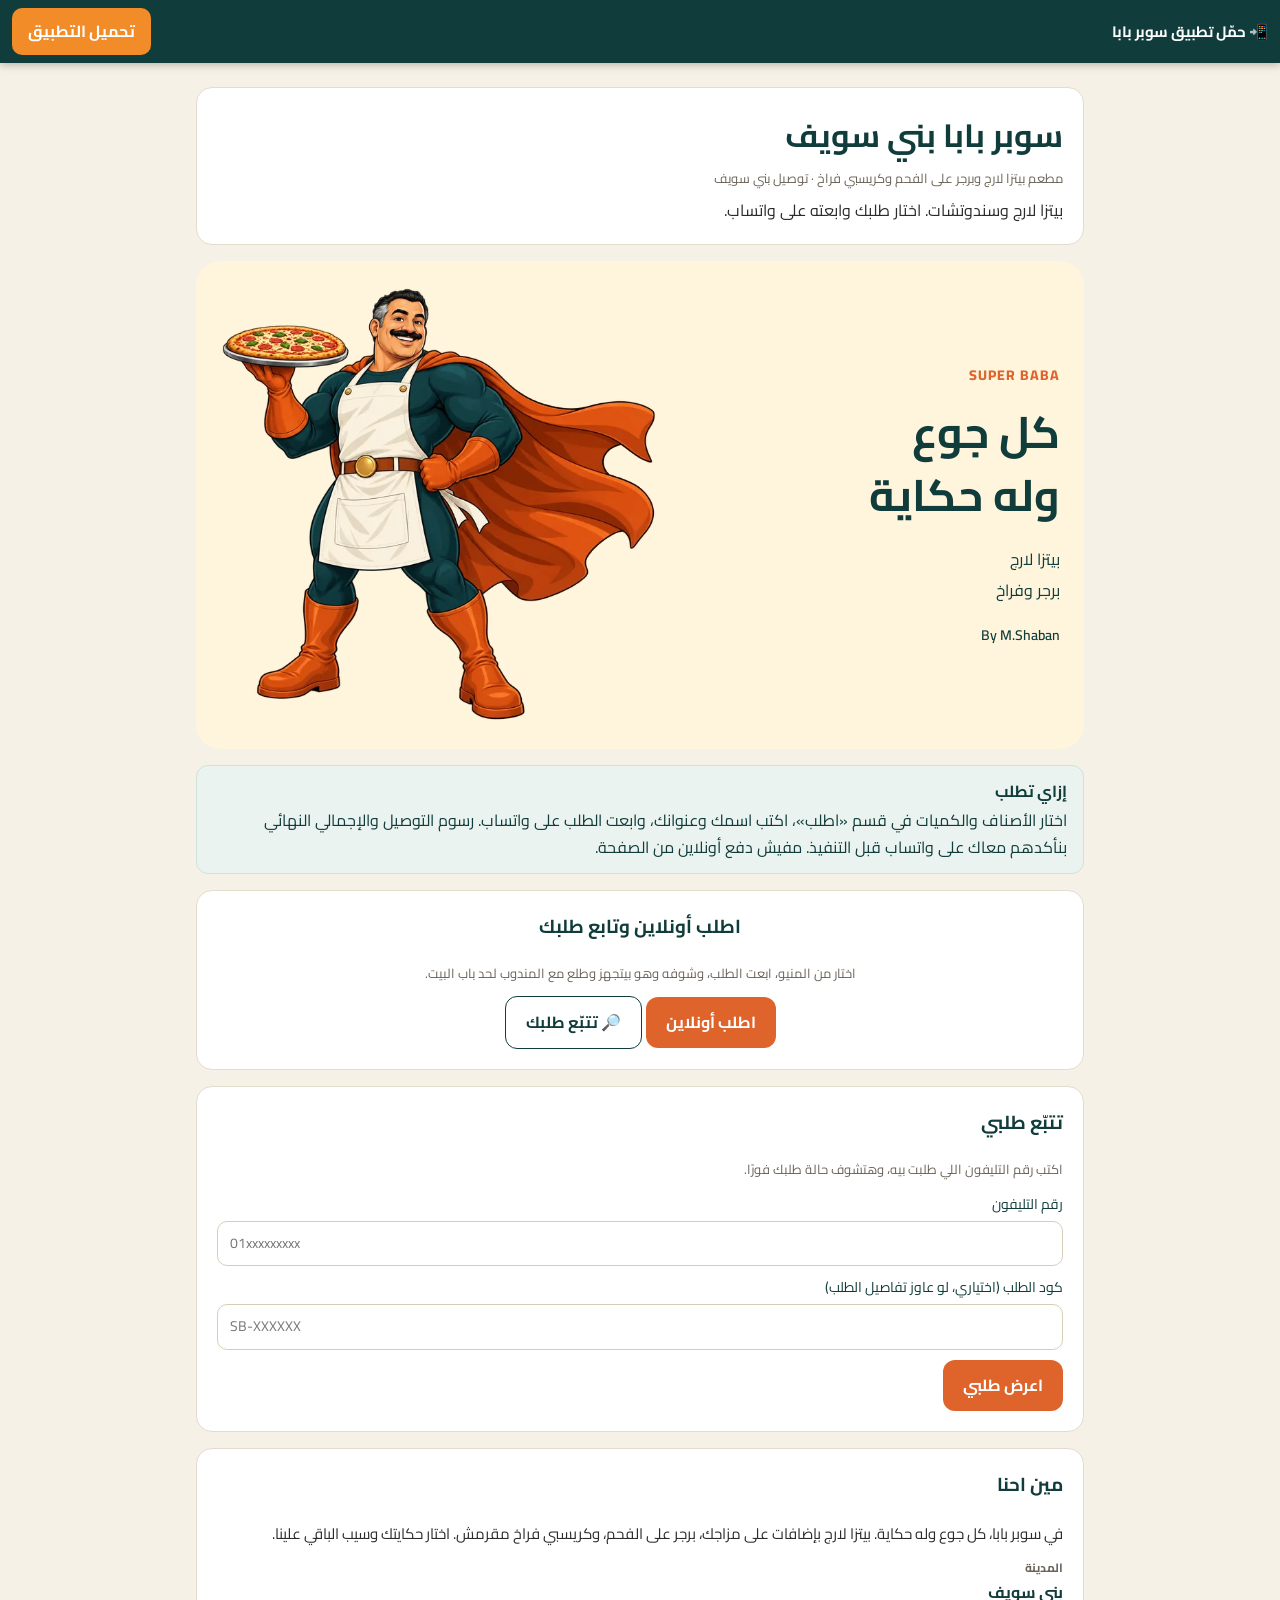
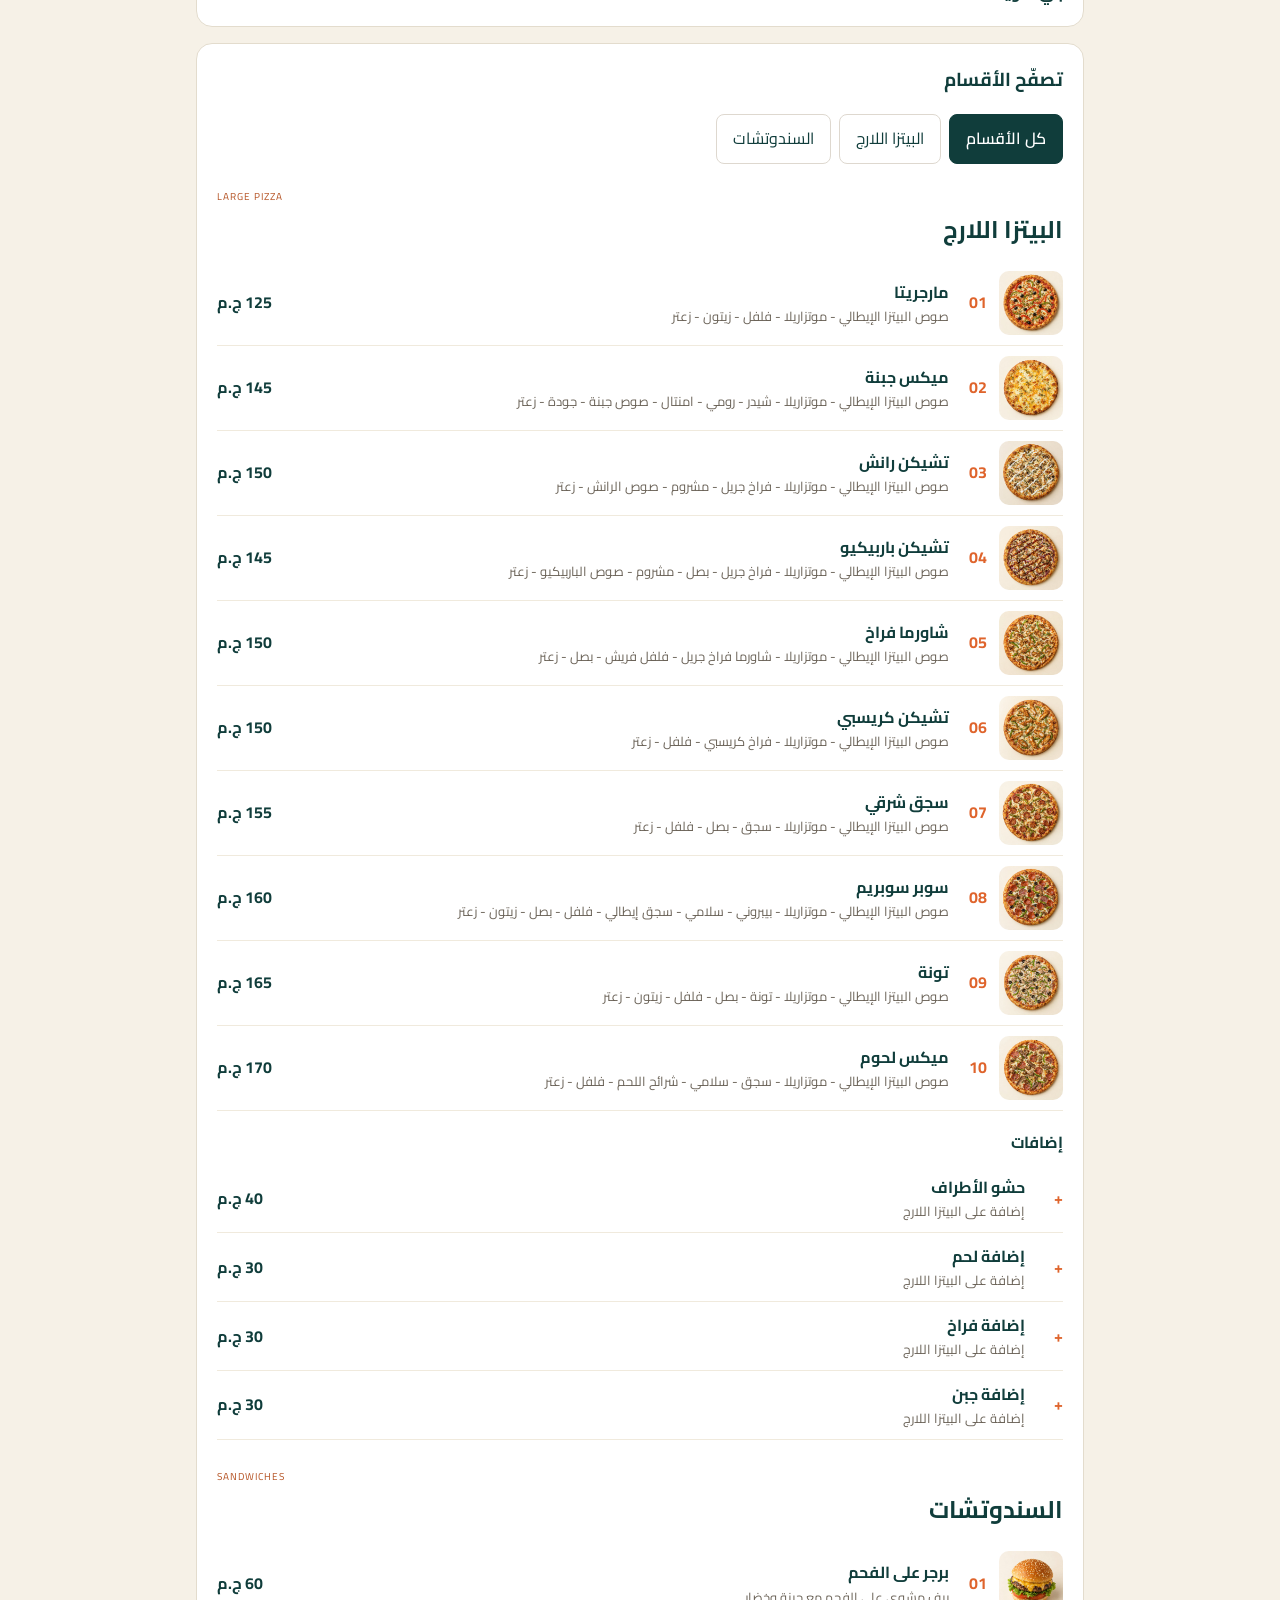
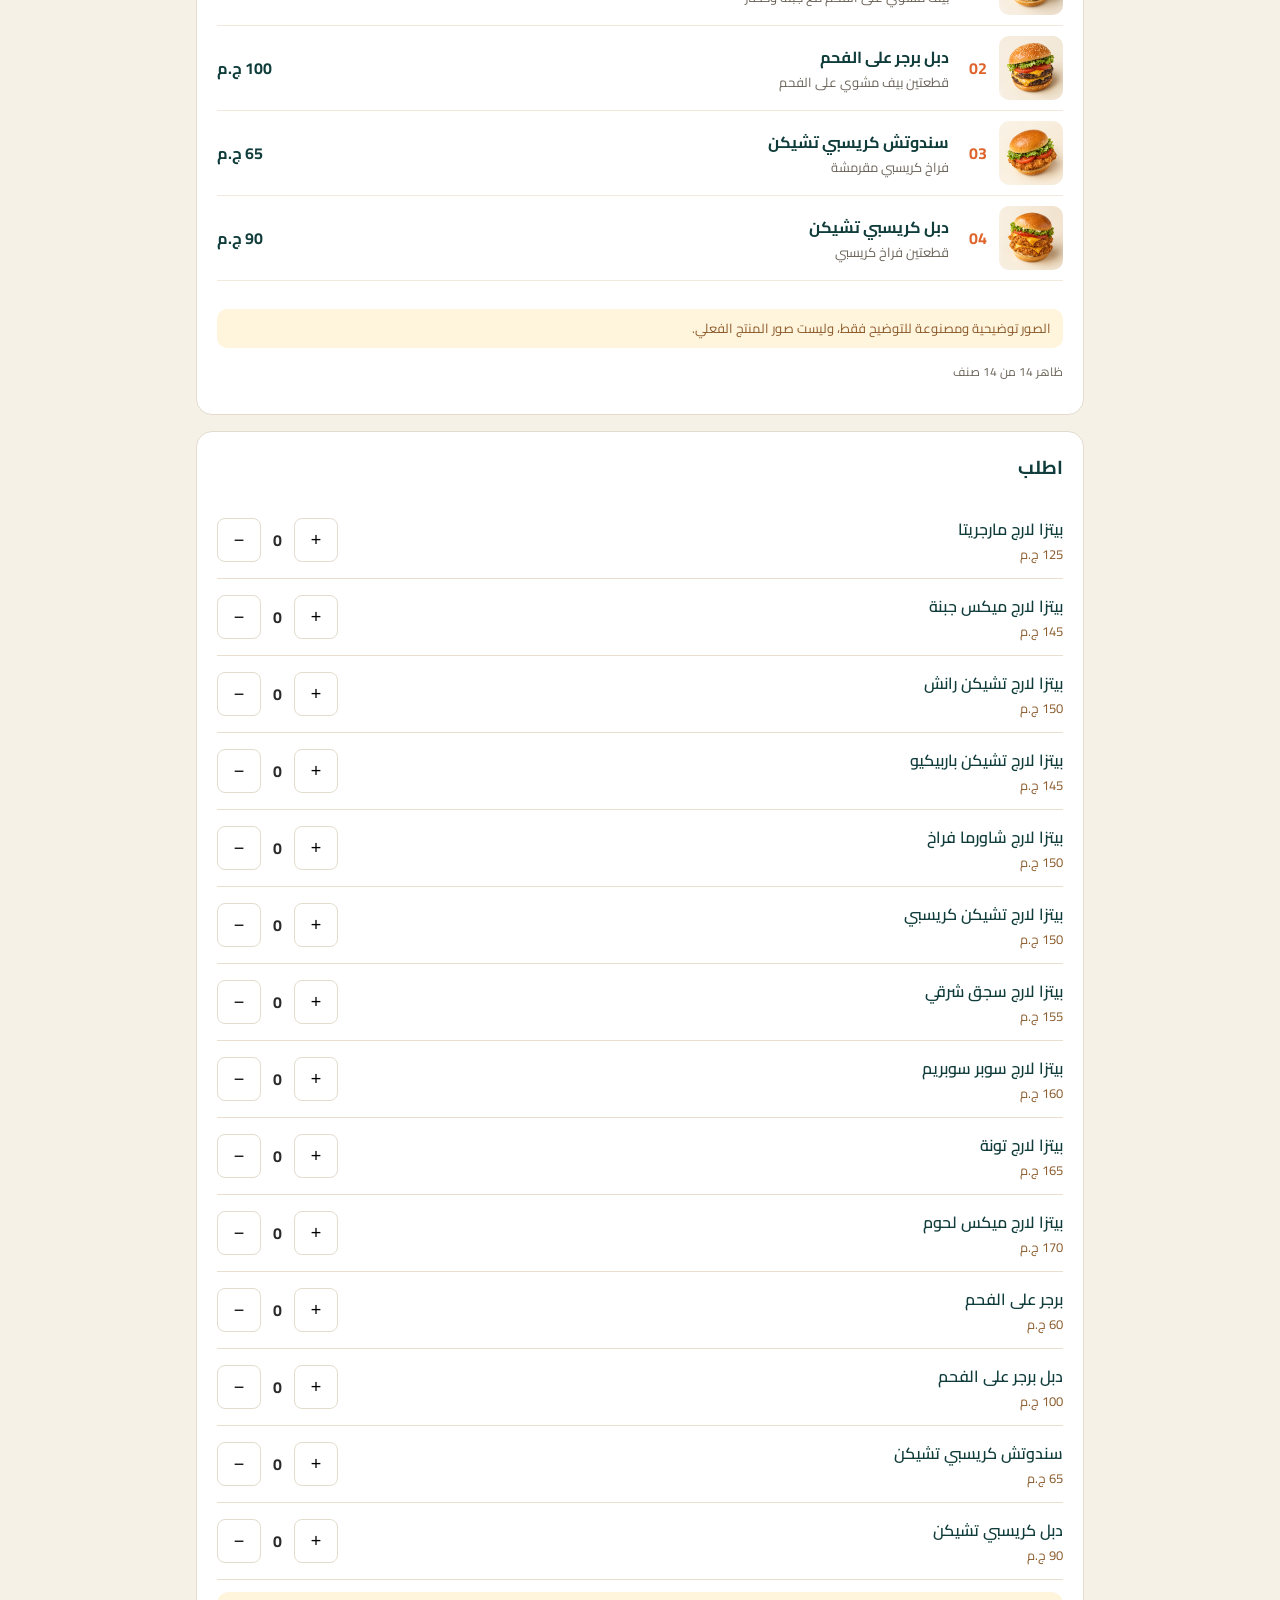
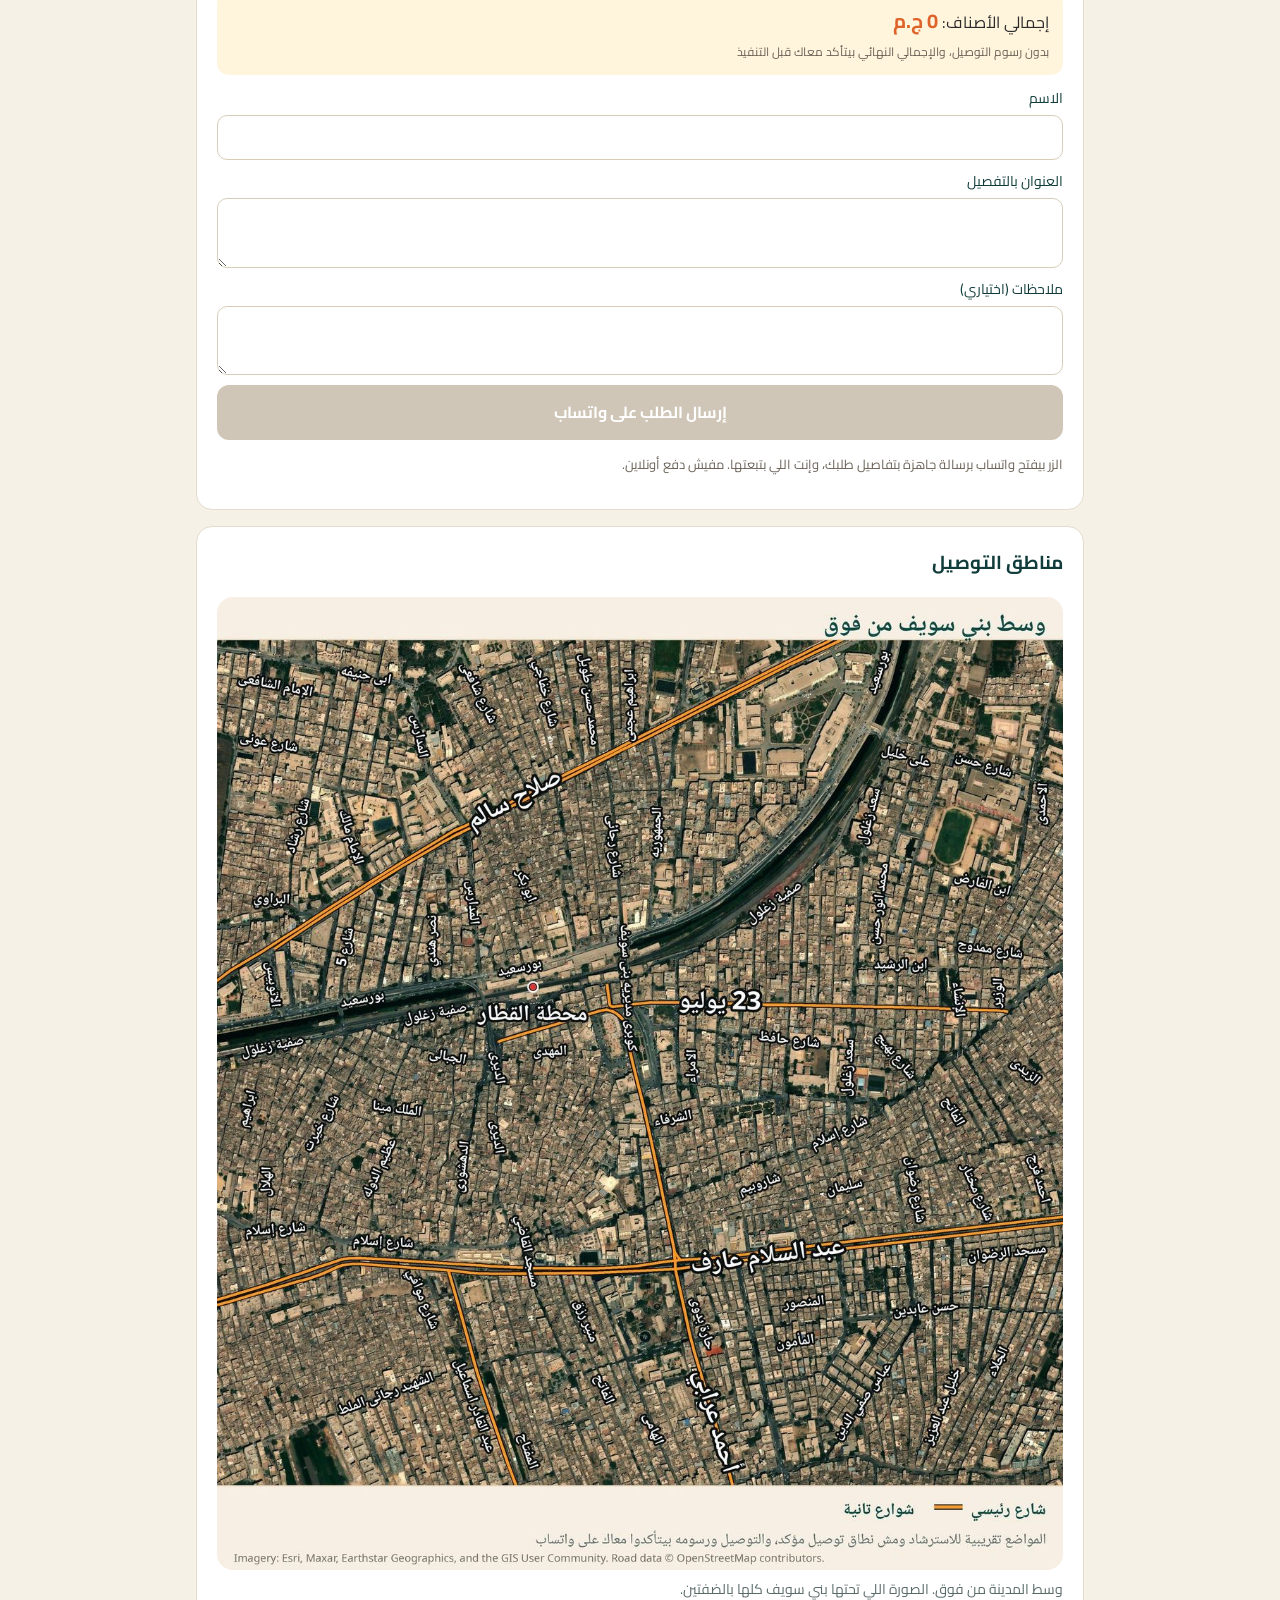
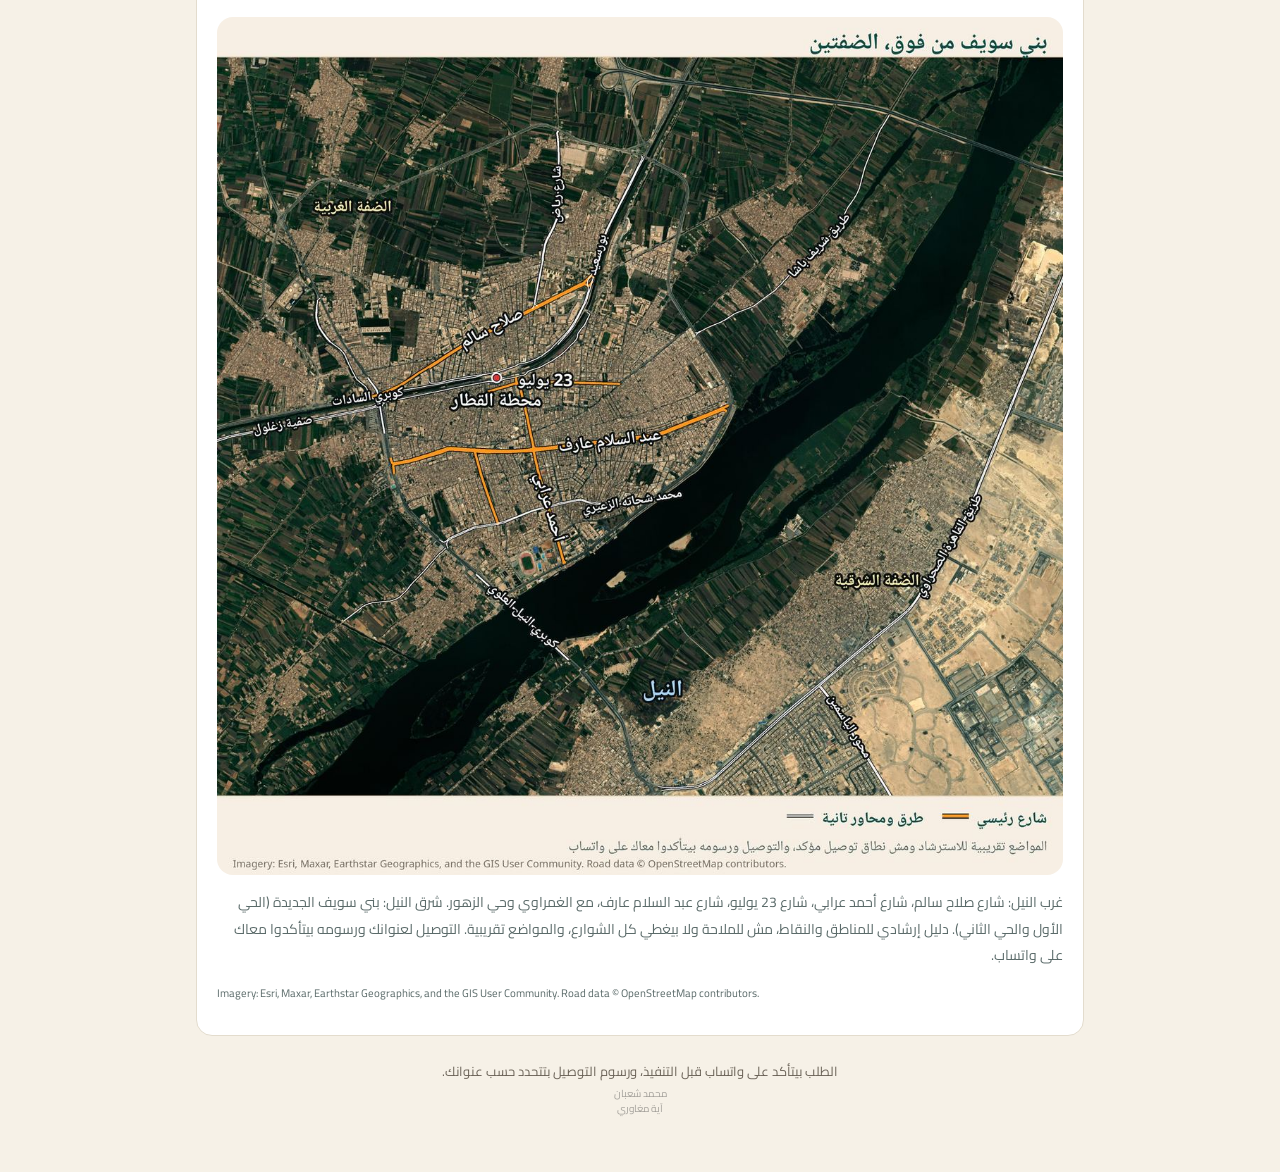
<file: index.html>
<!doctype html>
<html lang="ar" dir="rtl">
<head>
<meta charset="utf-8">
<meta name="viewport" content="width=device-width,initial-scale=1">
<title>سوبر بابا بني سويف | مطعم بيتزا لارج وبرجر وكريسبي فراخ، توصيل بني سويف</title>
<meta name="description" content="سوبر بابا بني سويف: مطعم بيتزا لارج وبرجر على الفحم وكريسبي فراخ مقرمش، توصيل بني سويف. اطلب أونلاين أو على واتساب.">
<meta name="keywords" content="سوبر بابا بني سويف, مطعم سوبر بابا, مطعم بيتزا في بني سويف, بيتزا لارج, برجر على الفحم, كريسبي فراخ, توصيل بني سويف">
<link rel="canonical" href="https://superbaba-bsf.github.io/">
<meta property="og:type" content="website"><meta property="og:locale" content="ar_EG"><meta property="og:site_name" content="سوبر بابا">
<meta property="og:title" content="سوبر بابا بني سويف | بيتزا لارج وبرجر وكريسبي فراخ">
<meta property="og:description" content="سوبر بابا بني سويف: مطعم بيتزا لارج وبرجر على الفحم وكريسبي فراخ مقرمش، توصيل بني سويف. اطلب أونلاين أو على واتساب.">
<meta property="og:url" content="https://superbaba-bsf.github.io/"><meta property="og:image" content="https://superbaba-bsf.github.io/assets/hero.png">
<meta name="twitter:card" content="summary_large_image">
<script type="application/ld+json">{"@context":"https://schema.org","@type":"Restaurant","name":"سوبر بابا","alternateName":"Super Baba","url":"https://superbaba-bsf.github.io/","image":"https://superbaba-bsf.github.io/assets/hero.png","description":"سوبر بابا بني سويف: مطعم بيتزا لارج وبرجر على الفحم وكريسبي فراخ مقرمش، توصيل بني سويف. اطلب أونلاين أو على واتساب.","servesCuisine":["بيتزا","برجر","كريسبي فراخ"],"telephone":"+201102707994","address":{"@type":"PostalAddress","addressLocality":"بني سويف","addressCountry":"EG"},"areaServed":{"@type":"City","name":"بني سويف"},"hasMenu":"https://superbaba-bsf.github.io/#menu-sections","potentialAction":{"@type":"OrderAction","target":"https://superbaba-bsf.github.io/order/"}}</script>
<link rel="manifest" href="manifest.webmanifest">
<meta name="theme-color" content="#103d3b">
<meta name="apple-mobile-web-app-capable" content="yes">
<meta name="mobile-web-app-capable" content="yes">
<meta name="apple-mobile-web-app-title" content="Super Baba">
<meta name="apple-mobile-web-app-status-bar-style" content="default">
<link rel="apple-touch-icon" href="assets/hero.png">
<link rel="icon" href="assets/hero.png" type="image/png">
<link rel="stylesheet" href="assets/shared.css">
</head>
<body>
<div class="wrap">
  <header class="card" style="margin-top:8px">
    <h1 style="margin:0">سوبر بابا بني سويف</h1>
    <p class="muted" style="margin:4px 0 0">مطعم بيتزا لارج وبرجر على الفحم وكريسبي فراخ · توصيل بني سويف</p>
    <p style="margin:8px 0 0">بيتزا لارج وسندوتشات. اختار طلبك وابعته على واتساب.</p>
  </header>

  <div class="sbm-hero">
    <div>
      <span class="sbm-latin" dir="ltr">SUPER BABA</span>
      <h2>كل جوع<br>وله حكاية</h2>
      <p>بيتزا لارج<br>برجر وفراخ</p>
      <span dir="ltr" class="sbm-sign">By M.Shaban</span>
    </div>
    <div class="sb-fig"><img src="[data-uri]" width="640" height="640" alt="شخصية سوبر بابا الكرتونية تحمل أكلة من المنيو"><img class="sb-cape" src="[data-uri]" width="640" height="640" alt="" aria-hidden="true"></div>
  </div>

  <div class="callout"><b>إزاي تطلب</b>اختار الأصناف والكميات في قسم «اطلب»، اكتب اسمك وعنوانك، وابعت الطلب على واتساب. رسوم التوصيل والإجمالي النهائي بنأكدهم معاك على واتساب قبل التنفيذ. مفيش دفع أونلاين من الصفحة.</div>

  <div id="live-banner"></div>

  <section class="card" style="text-align:center">
    <h3 style="margin-top:0">اطلب أونلاين وتابع طلبك</h3>
    <p class="muted" style="margin:0 0 12px">اختار من المنيو، ابعت الطلب، وشوفه وهو بيتجهز وطلع مع المندوب لحد باب البيت.</p>
    <a class="btn" href="order/">اطلب أونلاين</a> <a class="btn sec" href="track/">🔎 تتبّع طلبك</a>
  </section>

  <section class="card" id="live-lookup"></section>
  <div id="live-out"></div>

  <section class="card">
    <h3 style="margin-top:0">مين احنا</h3>
    <p style="line-height:1.9;font-size:15px;margin:0 0 10px">في سوبر بابا، كل جوع وله حكاية. بيتزا لارج بإضافات على مزاجك، برجر على الفحم، وكريسبي فراخ مقرمش. اختار حكايتك وسيب الباقي علينا.</p>
    <div class="facts"><div><b>المدينة</b><span>بني سويف</span></div></div>
  </section>

  <section class="card">
    <h3 style="margin-top:0">تصفّح الأقسام</h3>
    <div class="sbm-filters" role="group" aria-label="أقسام المنيو">
      <button type="button" data-f="all" class="on" aria-pressed="true">كل الأقسام</button>
      <button type="button" data-f="pizza" aria-pressed="false">البيتزا اللارج</button>
      <button type="button" data-f="sandwich" aria-pressed="false">السندوتشات</button>
    </div>
    <div id="menu-sections"><section class="sbm-menu"><h3>البيتزا اللارج</h3><div class="sbm-row"><span class="n">01</span><div class="b"><b>مارجريتا</b><span>صوص البيتزا الإيطالي - موتزاريلا - فلفل - زيتون - زعتر</span></div><span class="p">125 ج.م</span></div><div class="sbm-row"><span class="n">02</span><div class="b"><b>ميكس جبنة</b><span>صوص البيتزا الإيطالي - موتزاريلا - شيدر - رومي - امنتال - صوص جبنة - جودة - زعتر</span></div><span class="p">145 ج.م</span></div><div class="sbm-row"><span class="n">03</span><div class="b"><b>تشيكن رانش</b><span>صوص البيتزا الإيطالي - موتزاريلا - فراخ جريل - مشروم - صوص الرانش - زعتر</span></div><span class="p">150 ج.م</span></div><div class="sbm-row"><span class="n">04</span><div class="b"><b>تشيكن باربيكيو</b><span>صوص البيتزا الإيطالي - موتزاريلا - فراخ جريل - بصل - مشروم - صوص الباربيكيو - زعتر</span></div><span class="p">145 ج.م</span></div><div class="sbm-row"><span class="n">05</span><div class="b"><b>شاورما فراخ</b><span>صوص البيتزا الإيطالي - موتزاريلا - شاورما فراخ جريل - فلفل فريش - بصل - زعتر</span></div><span class="p">150 ج.م</span></div><div class="sbm-row"><span class="n">06</span><div class="b"><b>تشيكن كريسبي</b><span>صوص البيتزا الإيطالي - موتزاريلا - فراخ كريسبي - فلفل - زعتر</span></div><span class="p">150 ج.م</span></div><div class="sbm-row"><span class="n">07</span><div class="b"><b>سجق شرقي</b><span>صوص البيتزا الإيطالي - موتزاريلا - سجق - بصل - فلفل - زعتر</span></div><span class="p">155 ج.م</span></div><div class="sbm-row"><span class="n">08</span><div class="b"><b>سوبر سوبريم</b><span>صوص البيتزا الإيطالي - موتزاريلا - بيبروني - سلامي - سجق إيطالي - فلفل - بصل - زيتون - زعتر</span></div><span class="p">160 ج.م</span></div><div class="sbm-row"><span class="n">09</span><div class="b"><b>تونة</b><span>صوص البيتزا الإيطالي - موتزاريلا - تونة - بصل - فلفل - زيتون - زعتر</span></div><span class="p">165 ج.م</span></div><div class="sbm-row"><span class="n">10</span><div class="b"><b>ميكس لحوم</b><span>صوص البيتزا الإيطالي - موتزاريلا - سجق - سلامي - شرائح اللحم - فلفل - زعتر</span></div><span class="p">170 ج.م</span></div></section><section class="sbm-menu"><h3>السندوتشات</h3><div class="sbm-row"><span class="n">01</span><div class="b"><b>برجر على الفحم</b><span>بيف مشوي على الفحم مع جبنة وخضار</span></div><span class="p">60 ج.م</span></div><div class="sbm-row"><span class="n">02</span><div class="b"><b>دبل برجر على الفحم</b><span>قطعتين بيف مشوي على الفحم</span></div><span class="p">100 ج.م</span></div><div class="sbm-row"><span class="n">03</span><div class="b"><b>سندوتش كريسبي تشيكن</b><span>فراخ كريسبي مقرمشة</span></div><span class="p">65 ج.م</span></div><div class="sbm-row"><span class="n">04</span><div class="b"><b>دبل كريسبي تشيكن</b><span>قطعتين فراخ كريسبي</span></div><span class="p">90 ج.م</span></div></section></div>
    <p class="sbm-photonote">الصور توضيحية ومصنوعة للتوضيح فقط، وليست صور المنتج الفعلي.</p>
    <p class="sbm-count" id="menu-count"></p>
  </section>

  <section class="card sbm-order">
    <h3 style="margin-top:0">اطلب</h3>
    <div id="order-pizza"></div>
    <div id="order-sand"></div>
    <div class="sbm-total">إجمالي الأصناف: <b id="sum">0 ج.م</b><small>بدون رسوم التوصيل، والإجمالي النهائي بيتأكد معاك قبل التنفيذ</small></div>
    <label>الاسم<input id="cname" autocomplete="name"></label>
    <label>العنوان بالتفصيل<textarea id="caddr" rows="2"></textarea></label>
    <label>ملاحظات (اختياري)<textarea id="cnote" rows="2"></textarea></label>
    <a id="send" class="sbm-send off" target="_blank" rel="noopener noreferrer" aria-disabled="true">إرسال الطلب على واتساب</a>
    <p class="muted">الزر بيفتح واتساب برسالة جاهزة بتفاصيل طلبك، وإنت اللي بتبعتها. مفيش دفع أونلاين.</p>
  </section>

  <section class="card" id="reviews" style="display:none"></section>

  <section class="card sbm-mapbox">
    <h3 style="margin-top:0">مناطق التوصيل</h3>
    <img src="assets/map_center.jpg" alt="صورة جوية بالقمر الصناعي لوسط بني سويف مع الشوارع الرئيسية">
    <p class="muted" style="margin:6px 0 14px">وسط المدينة من فوق. الصورة اللي تحتها بني سويف كلها بالضفتين.</p>
    <img src="assets/map_aerial.jpg" alt="صورة جوية بالقمر الصناعي لمدينة بني سويف بالضفتين مع الشوارع الرئيسية">
    <p>غرب النيل: شارع صلاح سالم، شارع أحمد عرابي، شارع 23 يوليو، شارع عبد السلام عارف، مع الغمراوي وحي الزهور. شرق النيل: بني سويف الجديدة (الحي الأول والحي الثاني). دليل إرشادي للمناطق والنقاط، مش للملاحة ولا بيغطي كل الشوارع، والمواضع تقريبية. التوصيل لعنوانك ورسومه بيتأكدوا معاك على واتساب.</p>
    <p class="muted" dir="ltr" style="font-size:11px">Imagery: Esri, Maxar, Earthstar Geographics, and the GIS User Community. Road data © OpenStreetMap contributors.</p>
  </section>

  <footer class="closing">الطلب بيتأكد على واتساب قبل التنفيذ، ورسوم التوصيل بتتحدد حسب عنوانك.</footer>
  <div class="sb-credit" style="text-align:center;font-size:10px;opacity:.4;line-height:1.5;margin:4px 0 8px;pointer-events:none">محمد شعبان<br>آية مغاوري</div>
</div>

<script src="assets/menu.js"></script>
<script src="assets/api.js"></script>
<script src="assets/track.js"></script>
<script>
window.SB_TRACK.banner(document.getElementById("live-banner"),"track/");
window.SB_TRACK.lookup(document.getElementById("live-lookup"),document.getElementById("live-out"));
</script>
<script>
const ORDER_PHONE='201102707994';
const M=window.SB_MENU, money=window.SB_MONEY;
let pizza,extras,sandwiches,pizzaMap;
function rebuildM(){pizza=M.filter(i=>i.kind==='pizza');extras=M.filter(i=>i.kind==='extra');sandwiches=M.filter(i=>i.kind==='sandwich');pizzaMap=Object.fromEntries(pizza.map(i=>[i.num,i]));}
rebuildM();
let units=[], sq={}, uidn=1, active='all';

/* ---- menu browsing ---- */
function row(i){return `<div class="sbm-row">${i.photo?`<img src="${i.photo}" alt="${i.name}" loading="lazy">`:''}<span class="n">${i.num}</span><div class="b"><b>${i.name}</b><span>${i.detail}</span></div><span class="p">${i.price} ج.م</span></div>`;}
function renderMenu(){
  const secs=[
    {id:'pizza',name:'البيتزا اللارج',en:'LARGE PIZZA',items:pizza,extra:extras},
    {id:'sandwich',name:'السندوتشات',en:'SANDWICHES',items:sandwiches,extra:[]}
  ].filter(s=>active==='all'||s.id===active);
  document.getElementById('menu-sections').innerHTML=secs.map(s=>`<section class="sbm-menu"><small dir="ltr">${s.en}</small><h3>${s.name}</h3>${s.items.map(row).join('')}${s.extra.length?`<div class="sbm-extras"><h4>إضافات</h4>${s.extra.map(row).join('')}</div>`:''}</section>`).join('');
  const total=pizza.length+sandwiches.length, shown=secs.reduce((n,s)=>n+s.items.length,0);
  document.getElementById('menu-count').textContent=`ظاهر ${shown} من ${total} صنف`;
}
document.querySelectorAll('.sbm-filters button').forEach(b=>b.addEventListener('click',()=>{
  active=b.dataset.f;
  document.querySelectorAll('.sbm-filters button').forEach(x=>{const on=x===b;x.classList.toggle('on',on);x.setAttribute('aria-pressed',on);});
  renderMenu();
}));

/* ---- order builder ---- */
const unitsOf=n=>units.filter(u=>u.key===n);
function addUnit(n){if(unitsOf(n).length>=20)return;units.push({uid:uidn++,key:n,x:extras.map(()=>false)});renderOrder();}
function delUnit(uid){units=units.filter(u=>u.uid!==uid);renderOrder();}
function delLast(n){const idx=units.map(u=>u.key).lastIndexOf(n);if(idx>=0)units=units.filter((_,i)=>i!==idx);renderOrder();}
function togX(uid,j){units=units.map(u=>u.uid===uid?{...u,x:u.x.map((v,k)=>k===j?!v:v)}:u);renderOrder();}
function setS(n,d){sq[n]=Math.max(0,Math.min(20,(sq[n]||0)+d));renderOrder();}
const unitPrice=u=>pizzaMap[u.key].price+extras.reduce((t,x,j)=>t+(u.x[j]?x.price:0),0);

function renderOrder(){
  document.getElementById('order-pizza').innerHTML=pizza.map(i=>{
    const us=unitsOf(i.num);
    return `<div class="ogroup"><div class="sbm-oline"><span class="sbm-oname">بيتزا لارج ${i.name}<small>${i.price} ج.م</small></span>
      <span class="sbo-step"><button type="button" aria-label="زود ${i.name}" onclick="addUnit('${i.num}')">+</button><b aria-live="polite">${us.length}</b><button type="button" aria-label="قلل ${i.name}" onclick="delLast('${i.num}')">−</button></span></div>
      ${us.map((u,k)=>`<div class="sbm-unit"><div class="sbm-unit-h"><span>بيتزا رقم ${k+1}</span><button type="button" class="sbm-del" onclick="delUnit(${u.uid})" aria-label="شيل بيتزا ${i.name} رقم ${k+1}">شيل</button></div>
      <div class="sbo-chips">${extras.map((x,j)=>`<label class="sbo-chip${u.x[j]?' on':''}"><input type="checkbox" ${u.x[j]?'checked':''} onchange="togX(${u.uid},${j})">${x.name} +${x.price}</label>`).join('')}</div></div>`).join('')}</div>`;
  }).join('');
  document.getElementById('order-sand').innerHTML=sandwiches.map(i=>`<div class="ogroup"><div class="sbm-oline"><span class="sbm-oname">${i.name}<small>${i.price} ج.م</small></span>
    <span class="sbo-step"><button type="button" aria-label="زود ${i.name}" onclick="setS('${i.num}',1)">+</button><b aria-live="polite">${sq[i.num]||0}</b><button type="button" aria-label="قلل ${i.name}" onclick="setS('${i.num}',-1)">−</button></span></div></div>`).join('');
  const sandChosen=sandwiches.filter(i=>(sq[i.num]||0)>0);
  const sum=units.reduce((t,u)=>t+unitPrice(u),0)+sandChosen.reduce((t,i)=>t+i.price*(sq[i.num]||0),0);
  document.getElementById('sum').textContent=money(sum);
  updateSend(sum,sandChosen);
}
function updateSend(sum,sandChosen){
  const cname=document.getElementById('cname').value, caddr=document.getElementById('caddr').value, cnote=document.getElementById('cnote').value;
  const ready=(units.length>0||sandChosen.length>0)&&cname.trim().length>1&&caddr.trim().length>4;
  const a=document.getElementById('send');
  if(!ready){a.classList.add('off');a.setAttribute('aria-disabled','true');a.removeAttribute('href');return;}
  const unitLines=units.map((u,k)=>{const nm=pizzaMap[u.key].name;const ex=extras.filter((_,j)=>u.x[j]).map(x=>x.name.startsWith('إضافة ')?x.name:'إضافة '+x.name);return `${k+1}) بيتزا لارج ${nm}${ex.length?' مع '+ex.join(' + '):' (بدون إضافات)'} = ${unitPrice(u)} ج.م`;});
  const msg=['طلب جديد من منيو سوبر بابا','',...(units.length?['البيتزا (كل بيتزا في سطر مستقل):',...unitLines,'']:[]),...(sandChosen.length?['السندوتشات:',...sandChosen.map(i=>`${sq[i.num]} × ${i.name} = ${i.price*(sq[i.num]||0)} ج.م`),'']:[]),`إجمالي الأصناف: ${sum} ج.م (بدون التوصيل)`,'',`الاسم: ${cname.trim()}`,`العنوان: ${caddr.trim()}`,...(cnote.trim()?[`ملاحظات: ${cnote.trim()}`]:[]),'','برجاء تأكيد التوصيل والإجمالي النهائي.'].join('\n');
  a.classList.remove('off');a.setAttribute('aria-disabled','false');
  a.href=`https://wa.me/${ORDER_PHONE}?text=${encodeURIComponent(msg)}`;
}
['cname','caddr','cnote'].forEach(id=>document.getElementById(id).addEventListener('input',renderOrder));
renderMenu();renderOrder();
window.SB_MENU_LOAD&&window.SB_MENU_LOAD().then(ch=>{if(!ch)return;const n=extras.length;rebuildM();units=units.filter(u=>pizzaMap[u.key]);Object.keys(sq).forEach(k=>{if(!sandwiches.some(i=>i.num===k))delete sq[k];});if(extras.length!==n)units.forEach(u=>{u.x=extras.map(()=>false);});renderMenu();renderOrder();});
</script>
<script src="assets/reviews.js" defer></script>
<script src="assets/pwa.js?v=4"></script>
<script src="assets/assets/fig.js?v=2" defer></script>
</body>
</html>
</file>
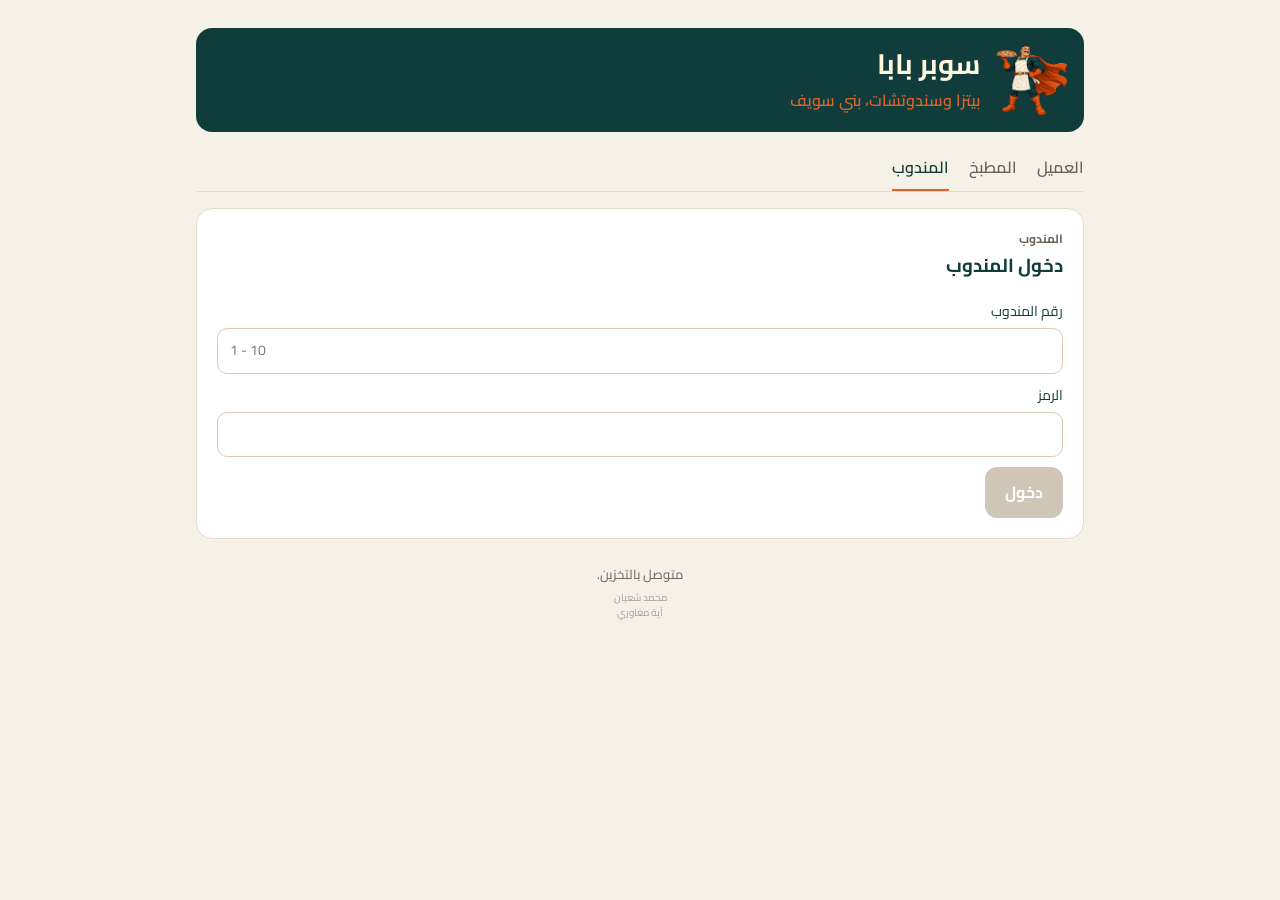
<file: courier/index.html>
<!doctype html>
<html lang="ar" dir="rtl">
<head>
<meta charset="utf-8">
<meta name="viewport" content="width=device-width,initial-scale=1">
<title>سوبر بابا · المندوب</title>
<meta name="robots" content="noindex,nofollow">
<link rel="stylesheet" href="../assets/shared.css">
</head>
<body>
<div class="wrap">
  <div class="sbo-hero"><img src="../assets/hero.png" alt=""><div><h1>سوبر بابا</h1><p>بيتزا وسندوتشات، بني سويف</p></div></div>
  <nav class="nav" aria-label="الصفحات">
    <a href="../order/">العميل</a>
    <a href="../kitchen/">المطبخ</a>
    <a href="../courier/" class="on" aria-current="page">المندوب</a>
  </nav>

  <section class="card" id="login-card">
    <h3 style="margin-top:0"><small class="muted" style="display:block;font-size:12px">المندوب</small>دخول المندوب</h3>
    <div class="sbo-form">
      <label>رقم المندوب<input id="f-email" dir="ltr" inputmode="numeric" autocomplete="username" placeholder="1 - 10"></label>
      <label>الرمز<input id="f-pw" type="password" inputmode="numeric" dir="ltr" autocomplete="current-password"></label>
      <button type="button" class="btn" id="login" disabled>دخول</button>
      <p class="err" id="login-err" role="alert" style="display:none"></p>
    </div>
  </section>

  <section class="card" id="board" style="display:none">
    <h3 style="margin-top:0"><small class="muted" style="display:block;font-size:12px">المندوب</small><span id="board-title"></span></h3>
    <p class="err" id="board-err" role="alert" style="display:none"></p>
    <div id="orders"></div>
    <button type="button" class="btn sec sm" id="logout">خروج</button>
  </section>

  <footer class="closing">متوصل بالتخزين.</footer>
  <div class="sb-credit" style="text-align:center;font-size:10px;opacity:.4;line-height:1.5;margin:4px 0 8px;pointer-events:none">محمد شعبان<br>آية مغاوري</div>
</div>

<script src="../assets/menu.js"></script>
<script src="../assets/api.js"></script>
<script>
const api=window.SB_API, money=window.SB_MONEY, errText=window.SB_ERR, STATUS_AR=window.SB_STATUS_AR;
let jwt='', timer=null;

const email=document.getElementById('f-email'), pw=document.getElementById('f-pw'), loginBtn=document.getElementById('login');
function lv(){loginBtn.disabled=!(email.value&&pw.value);}
email.addEventListener('input',lv);pw.addEventListener('input',lv);

const BASE='https://oyrebngeqxfkiczsltru.supabase.co', KEY='sb_publishable_BRk0ALVVuSwxKj1PpCB37g_uZycYy69', RT='sbc_rt';
async function tok(grant,body){
  const res=await fetch(BASE+'/auth/v1/token?grant_type='+grant,{method:'POST',headers:{apikey:KEY,'Content-Type':'application/json'},body:JSON.stringify(body)});
  if(!res.ok){const e=new Error('HTTP_'+res.status);e.status=res.status;throw e;}
  return res.json();
}
function save(r){jwt=r.access_token;localStorage.setItem(RT,r.refresh_token);}
let refreshing=null;
function refresh(){
  if(refreshing)return refreshing;
  const rt=localStorage.getItem(RT);
  if(!rt)return Promise.reject(new Error('NO_SESSION'));
  refreshing=tok('refresh_token',{refresh_token:rt}).then(save).catch(e=>{if(e.status&&e.status<500)localStorage.removeItem(RT);throw e;}).finally(()=>{refreshing=null;});
  return refreshing;
}
async function authed(fn){
  try{return await fn(jwt);}
  catch(e){
    if(/HTTP_(401|403)|JWT/i.test(e.message||'')){await refresh();return fn(jwt);}
    throw e;
  }
}
loginBtn.addEventListener('click',async()=>{
  loginBtn.disabled=true;loginBtn.textContent='...';
  const err=document.getElementById('login-err');err.style.display='none';
  try{
    const n=email.value.replace(/\D/g,''), v=email.value.trim();
    const em=v.indexOf('@')>-1?v:'courier'+n+'@superbaba-bsf.github.io';
    const p=v.indexOf('@')>-1?pw.value.trim():'sbc-'+pw.value.trim();
    save(await tok('password',{email:em,password:p}));pw.value='';showBoard();
  }catch(e){err.textContent='الدخول فشل. راجع رقم المندوب والرمز.';err.style.display='';}
  loginBtn.textContent='دخول';lv();
});
document.getElementById('logout').addEventListener('click',()=>{
  jwt='';localStorage.removeItem(RT);if(timer)clearInterval(timer);
  document.getElementById('board').style.display='none';
  document.getElementById('login-card').style.display='';
});
refresh().then(showBoard).catch(()=>{});
setInterval(()=>{if(jwt)refresh().catch(()=>{});},30*60*1000);

function orderCard(o){
  const label=o.status==='assigned'?'استلمت من المطعم':'اتسلّم للعميل';
  return `<div class="sbo-line"><div class="sbo-line-h"><b>${o.customer_name}</b><span class="sbo-pill s-${o.status}">${STATUS_AR[o.status]||o.status}</span></div>
    <p>${o.address}</p>
    <p class="sbo-links"><a href="tel:${o.phone}" dir="ltr">${o.phone}</a><a href="https://www.google.com/maps/search/?api=1&query=${encodeURIComponent(o.address)}" target="_blank" rel="noreferrer">الخريطة</a></p>
    ${o.note?`<p class="muted">ملاحظات: ${o.note}</p>`:''}
    <ul>${o.items.map(i=>`<li>${i.qty} × ${i.name}${i.extras.length?' + '+i.extras.join(' + '):''}</li>`).join('')}</ul>
    <p><b>${money(o.total_egp)}</b> بدون التوصيل</p>
    <div class="sbo-actions"><button type="button" class="btn" onclick="advance('${o.id}')">${label}</button></div></div>`;
}

async function reload(){
  const err=document.getElementById('board-err');
  try{
    const orders=await authed(t=>api.listOrders(t));
    const list=orders||[];
    document.getElementById('board-title').textContent=`طلباتك (${list.length})`;
    document.getElementById('orders').innerHTML=list.length?list.map(orderCard).join(''):'<p class="muted">مفيش طلبات متسلّمة ليك دلوقتي.</p>';
    err.style.display='none';
  }catch(e){err.textContent=errText(e);err.style.display='';}
}
function showBoard(){
  document.getElementById('login-card').style.display='none';
  document.getElementById('board').style.display='';
  reload();if(timer)clearInterval(timer);timer=setInterval(reload,20000);
}
async function advance(id){
  const err=document.getElementById('board-err');
  try{await authed(t=>api.advance(t,id));await reload();}catch(e){err.textContent=errText(e);err.style.display='';}
}
</script>
</body>
</html>
</file>
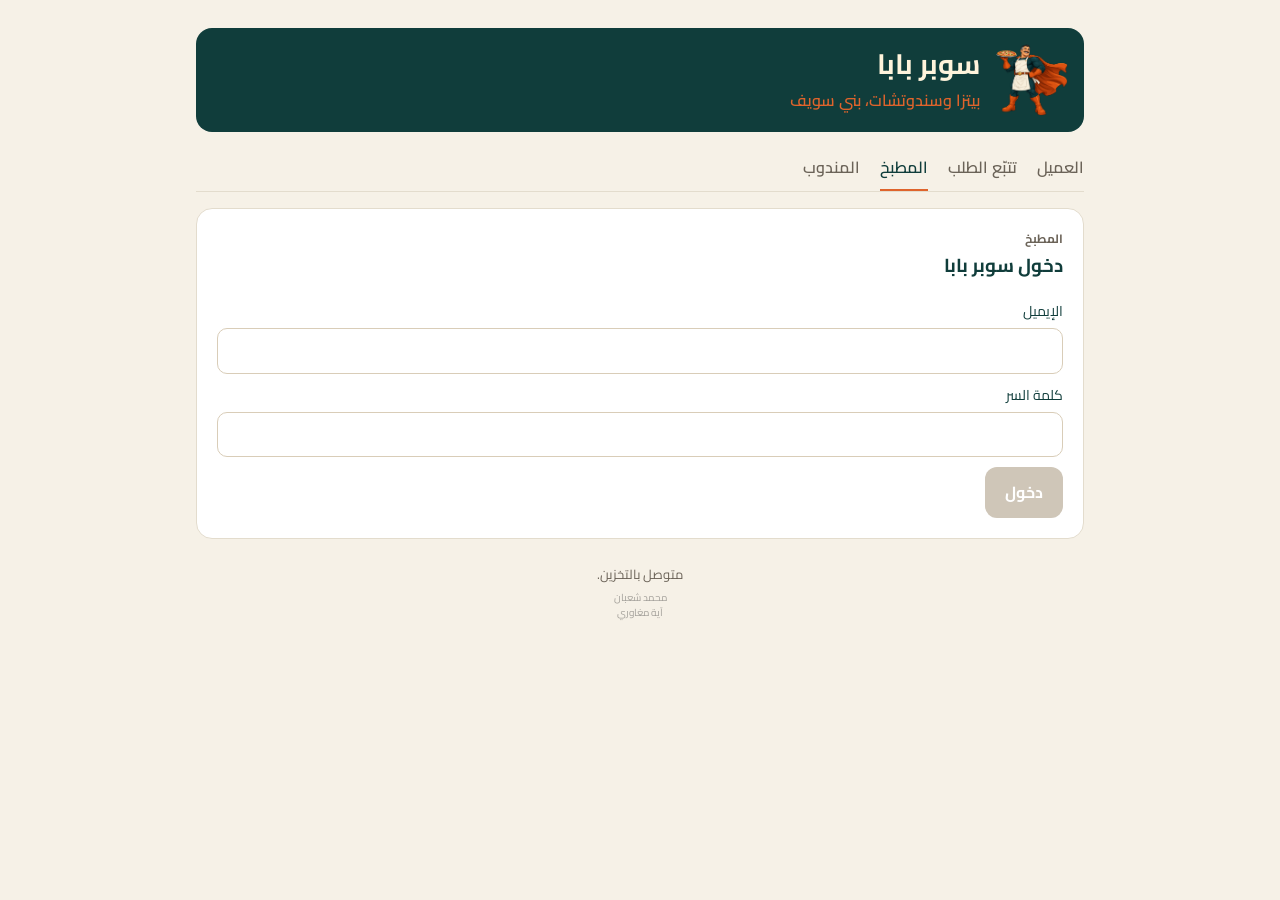
<file: kitchen/index.html>
<!doctype html>
<html lang="ar" dir="rtl">
<head>
<meta charset="utf-8">
<meta name="viewport" content="width=device-width,initial-scale=1">
<title>سوبر بابا · المطبخ</title>
<meta name="robots" content="noindex,nofollow">
<link rel="stylesheet" href="../assets/shared.css">
<style>#menu-ed select{font:inherit;padding:10px 12px;border:1px solid #d9cdb8;border-radius:10px;background:#fff;width:100%;min-height:46px}#menu-ed textarea{resize:vertical}</style>
</head>
<body>
<div class="wrap">
  <div class="sbo-hero"><img src="../assets/hero.png" alt=""><div><h1>سوبر بابا</h1><p>بيتزا وسندوتشات، بني سويف</p></div></div>
  <nav class="nav" aria-label="الصفحات">
    <a href="../order/">العميل</a>
    <a href="../track/">تتبّع الطلب</a>
    <a href="../kitchen/" class="on" aria-current="page">المطبخ</a>
    <a href="../courier/">المندوب</a>
  </nav>

  <section class="card" id="login-card">
    <h3 style="margin-top:0"><small class="muted" style="display:block;font-size:12px">المطبخ</small>دخول سوبر بابا</h3>
    <div class="sbo-form">
      <label>الإيميل<input id="f-email" dir="ltr" autocomplete="username"></label>
      <label>كلمة السر<input id="f-pw" type="password" dir="ltr" autocomplete="current-password"></label>
      <button type="button" class="btn" id="login" disabled>دخول</button>
      <p class="err" id="login-err" role="alert" style="display:none"></p>
    </div>
  </section>

  <section class="card" id="board" style="display:none">
    <h3 style="margin-top:0"><small class="muted" style="display:block;font-size:12px">المطبخ</small><span id="board-title"></span></h3>
    <p class="err" id="board-err" role="alert" style="display:none"></p>
    <div id="new-alert" style="display:none;position:sticky;top:0;z-index:50;background:#c0392b;color:#fff;border-radius:14px;padding:14px;margin-bottom:12px;text-align:center;font-weight:700;font-size:18px">
      <div id="new-alert-t">🔔 أوردر جديد!</div>
      <button type="button" class="btn" id="new-alert-ok" style="margin-top:8px;background:#fff;color:#c0392b">تمام، استلمت</button>
    </div>
    <div class="callout" id="push-box"><b>تنبيهات الأوردرات</b>
      <p class="muted" id="push-st" style="margin:4px 0">الصوت بيرن ويفضل يرن لحد ما تدوس «تمام» طول ما الصفحة مفتوحة. وفعّل الإشعار عشان يوصلك والصفحة مقفولة.</p>
      <button type="button" class="btn sm" id="push-btn">🔔 فعّل إشعارات الأوردرات على الجهاز ده</button>
      <button type="button" class="btn ghost sm" id="snd-test">جرّب الصوت</button>
    </div>
    <div class="sbo-actions" style="margin:8px 0"><button type="button" class="btn sec sm" id="menu-open">🍕 تعديل المنيو</button></div>
    <div id="menu-ed" style="display:none">
      <h3 style="margin-top:0">تعديل المنيو</h3>
      <p class="muted" style="margin:4px 0">أي تغيير بيظهر للعملاء في خلال ثواني. «إخفاء» بيشيل الصنف من المنيو ومن الطلب من غير ما يتمسح.</p>
      <p class="err" id="menu-err" role="alert" style="display:none"></p>
      <div class="sbo-actions"><button type="button" class="btn sm" id="menu-new">+ صنف جديد</button><button type="button" class="btn ghost sm" id="menu-close">رجوع للطلبات</button></div>
      <div id="menu-form" class="sbo-line" style="display:none">
        <b id="mf-title"></b>
        <div class="sbo-form">
          <label>الاسم<input id="mf-name" maxlength="60"></label>
          <label>السعر (جنيه)<input id="mf-price" type="number" inputmode="numeric" min="1" max="5000" step="1" dir="ltr"></label>
          <label>القسم<select id="mf-kind"><option value="pizza">بيتزا</option><option value="sandwich">سندوتشات</option><option value="extra">إضافات (على البيتزا)</option></select></label>
          <label>الوصف<textarea id="mf-detail" rows="3" maxlength="300"></textarea></label>
          <label>الصورة<input id="mf-photo" type="file" accept="image/*"></label>
          <img id="mf-prev" alt="" style="display:none;max-width:160px;border-radius:12px">
          <div class="sbo-actions"><button type="button" class="btn" id="mf-save">حفظ</button><button type="button" class="btn ghost" id="mf-cancel">إلغاء</button></div>
        </div>
      </div>
      <div id="menu-list"></div>
    </div>
    <div id="orders"></div>
    <div id="rv-staff"></div>
    <button type="button" class="btn sec sm" id="logout">خروج</button>
  </section>

  <footer class="closing">متوصل بالتخزين.</footer>
  <div class="sb-credit" style="text-align:center;font-size:10px;opacity:.4;line-height:1.5;margin:4px 0 8px;pointer-events:none">محمد شعبان<br>آية مغاوري</div>
</div>

<script src="../assets/menu.js"></script>
<script src="../assets/api.js"></script>
<script>
const api=window.SB_API, money=window.SB_MONEY, errText=window.SB_ERR, STATUS_AR=window.SB_STATUS_AR;
let jwt='', timer=null;

const email=document.getElementById('f-email'), pw=document.getElementById('f-pw'), loginBtn=document.getElementById('login');
function lv(){loginBtn.disabled=!(email.value&&pw.value);}
email.addEventListener('input',lv);pw.addEventListener('input',lv);

loginBtn.addEventListener('click',async()=>{
  loginBtn.disabled=true;loginBtn.textContent='...';
  const err=document.getElementById('login-err');err.style.display='none';
  try{jwt=await api.login(email.value.trim(),pw.value);pw.value='';showBoard();}
  catch(e){err.textContent='الدخول فشل. راجع الإيميل وكلمة السر.';err.style.display='';}
  loginBtn.textContent='دخول';lv();
});
document.getElementById('logout').addEventListener('click',()=>{
  jwt='';seen=null;stopAlarm();$('menu-ed').style.display='none';$('menu-open').style.display='';['orders','rv-staff','push-box'].forEach(i=>$(i).style.display='');if(timer)clearInterval(timer);
  document.getElementById('board').style.display='none';
  document.getElementById('login-card').style.display='';
});

const TRACK_BASE=location.origin+'/track/#';
const trackCode=o=>'SB-'+String(o.public_token||'').slice(0,6).toUpperCase();
function trackLink(o){return TRACK_BASE+o.public_token;}
function waTrack(o){
  const p=String(o.phone||'').replace(/\D/g,'').replace(/^0/,'');
  const msg='أهلاً '+o.customer_name+'، طلبك من سوبر بابا '+trackCode(o)+' اتسجل عندنا. تابع حالته من اللينك ده: '+trackLink(o);
  return 'https://wa.me/20'+p+'?text='+encodeURIComponent(msg);
}
function copyTrack(btn){
  const link=btn.dataset.link;
  const done=()=>{btn.textContent='اتنسخ ✓';};
  if(navigator.clipboard){navigator.clipboard.writeText(link).then(done,done);}else{prompt('لينك التتبع:',link);}
}

function orderCard(o,couriers){
  const actions=[];
  if(o.status==='new')actions.push(`<button type="button" class="btn sm" onclick="act('${o.id}','preparing')">ابدأ التجهيز</button>`);
  if(o.status==='preparing')actions.push(`<button type="button" class="btn sm" onclick="act('${o.id}','ready')">جاهز</button>`);
  if(o.status==='ready'||o.status==='assigned')couriers.forEach(c=>actions.push(`<button type="button" class="btn sm${o.courier_id===c.user_id?'':' sec'}" onclick="assign('${o.id}','${c.user_id}')">سلّم لـ ${c.name}</button>`));
  if(o.status!=='picked_up')actions.push(`<button type="button" class="btn ghost sm" onclick="act('${o.id}','cancelled')">إلغاء</button>`);
  return `<div class="sbo-line"><div class="sbo-line-h"><b>${o.customer_name}</b><span class="sbo-pill s-${o.status}">${STATUS_AR[o.status]||o.status}</span></div>
    <p>${o.address}</p>
    <p class="sbo-links"><a href="tel:${o.phone}" dir="ltr">${o.phone}</a><a href="https://www.google.com/maps/search/?api=1&query=${encodeURIComponent(o.address)}" target="_blank" rel="noreferrer">الخريطة</a></p>
    <p class="sbo-links"><a href="${waTrack(o)}" target="_blank" rel="noreferrer">ابعت لينك التتبع واتساب</a><button type="button" class="btn ghost sm" onclick="copyTrack(this)" data-link="${trackLink(o)}">انسخ لينك التتبع</button></p>
    ${o.note?`<p class="muted">ملاحظات: ${o.note}</p>`:''}
    <ul>${o.items.map(i=>`<li>${i.qty} × ${i.name}${i.extras.length?' + '+i.extras.join(' + '):''}</li>`).join('')}</ul>
    <p><b>${money(o.total_egp)}</b> بدون التوصيل</p>
    <div class="sbo-actions">${actions.join('')}</div></div>`;
}


/* ---- new order alarm + push ---- */
const VAPID='BNZNVDJ-I031D4oyFYUmN388MmWbIzLa1uOg2iuWibC-N7mBXMkycymHCaQPXefqrkZ8qFD_P38KV7Cwt9rL53s';
let actx=null, alarmTimer=null, seen=null, pending=0, ringWait=false;
function unlockAudio(){try{const AC=window.AudioContext||window.webkitAudioContext;if(!AC)return;if(!actx)actx=new AC();if(actx.state==='suspended'){actx.resume().then(()=>{if(ringWait&&alarmTimer&&actx.state==='running'){ringWait=false;tone();}}).catch(()=>{});}else if(ringWait&&alarmTimer){ringWait=false;tone();}}catch(e){}}
['pointerdown','keydown','touchstart'].forEach(ev=>document.addEventListener(ev,unlockAudio,{passive:true}));
function tone(){
  try{
    if(!actx||actx.state!=='running'){ringWait=true;return;}
    const t0=actx.currentTime;
    [[880,0],[1175,0.25],[880,0.5],[1175,0.75]].forEach(([f,d])=>{
      const o=actx.createOscillator(),g=actx.createGain();o.type='square';o.frequency.value=f;
      g.gain.setValueAtTime(0.0001,t0+d);g.gain.exponentialRampToValueAtTime(0.9,t0+d+0.02);g.gain.exponentialRampToValueAtTime(0.0001,t0+d+0.22);
      o.connect(g);g.connect(actx.destination);o.start(t0+d);o.stop(t0+d+0.25);
    });
  }catch(e){}
}
function ring(){
  try{navigator.vibrate&&navigator.vibrate([500,200,500,200,500]);}catch(e){}
  tone();
}
function startAlarm(n){
  pending+=n;
  const box=document.getElementById('new-alert');
  document.getElementById('new-alert-t').textContent='🔔 أوردر جديد! ('+pending+')';
  box.style.display='';
  if(!alarmTimer){ring();alarmTimer=setInterval(ring,2200);}
  document.title='🔔 أوردر جديد - سوبر بابا';
}
function stopAlarm(){
  if(alarmTimer){clearInterval(alarmTimer);alarmTimer=null;}
  pending=0;document.getElementById('new-alert').style.display='none';
  document.title='المطبخ | سوبر بابا';
  try{navigator.vibrate&&navigator.vibrate(0);}catch(e){}
}
document.getElementById('new-alert-ok').addEventListener('click',stopAlarm);
document.getElementById('snd-test').addEventListener('click',()=>{unlockAudio();setTimeout(ring,150);});
function checkNew(list){
  const ids=new Set(list.map(o=>o.id));
  if(seen===null){seen=ids;return;}
  const fresh=list.filter(o=>o.status==='new'&&!seen.has(o.id));
  list.forEach(o=>seen.add(o.id));
  if(fresh.length)startAlarm(fresh.length);
}
const b64u8=b=>{const p='='.repeat((4-b.length%4)%4);const r=atob((b+p).replace(/-/g,'+').replace(/_/g,'/'));return Uint8Array.from([...r].map(c=>c.charCodeAt(0)));};
async function pushRegister(ask){
  const st=document.getElementById('push-st'),btn=document.getElementById('push-btn');
  try{
    if(!('serviceWorker' in navigator)||!('PushManager' in window)||!('Notification' in window)){st.textContent='المتصفح ده مش بيدعم الإشعارات. على الآيفون ضيف التطبيق للشاشة الرئيسية الأول.';return;}
    if(Notification.permission==='default'&&ask)await Notification.requestPermission();
    if(Notification.permission==='denied'){st.textContent='الإشعارات متقفلة للموقع ده من إعدادات المتصفح. افتحها من الإعدادات.';return;}
    if(Notification.permission!=='granted')return;
    const reg=await navigator.serviceWorker.ready;
    let sub=await reg.pushManager.getSubscription();
    if(!sub)sub=await reg.pushManager.subscribe({userVisibleOnly:true,applicationServerKey:b64u8(VAPID)});
    const j=sub.toJSON();
    await api.kitchenPushSubscribe(jwt,j.endpoint,j.keys.p256dh,j.keys.auth);
    st.textContent='✓ إشعارات الأوردرات شغالة على الجهاز ده.';btn.style.display='none';
  }catch(e){st.textContent='ما قدرتش أفعّل الإشعار. جرّب تاني.';}
}
document.getElementById('push-btn').addEventListener('click',()=>{unlockAudio();pushRegister(true);});
if('serviceWorker' in navigator)navigator.serviceWorker.register('/sw.js').catch(()=>{});


/* ---- menu editor (staff only; the database enforces it) ---- */
const KIND_AR={pizza:'البيتزا',sandwich:'السندوتشات',extra:'الإضافات'};
let mrows=[], medit=null, mfile=null;
const $=id=>document.getElementById(id);
function menuErr(m){const e=$('menu-err');e.textContent=m||'';e.style.display=m?'':'none';}
function setMenuOpen(on){
  $('menu-ed').style.display=on?'':'none';$('menu-open').style.display=on?'none':'';
  ['orders','rv-staff','push-box'].forEach(i=>$(i).style.display=on?'none':'');
  if(on)menuLoad();
}
async function menuLoad(){
  try{const rows=await api.menuStaffList(jwt);mrows=window.SB_MENU_BUILD(rows,true);renderMenuList();menuErr('');}
  catch(e){menuErr('ما قدرتش أحمّل المنيو. جرّب تاني.');}
}
function renderMenuList(){
  $('menu-list').innerHTML=['pizza','sandwich','extra'].map(k=>{
    const its=mrows.filter(m=>m.kind===k);
    return `<h4>${KIND_AR[k]}</h4>`+(its.length?its.map(m=>`<div class="sbo-line" style="${m.active?'':'opacity:.55'}"><div class="sbo-line-h"><span style="display:flex;gap:10px;align-items:center">${m.photo?`<img src="${escK(m.photo)}" alt="" style="width:52px;height:52px;object-fit:cover;border-radius:10px">`:''}<b>${escK(m.name)}</b></span><span>${m.price} ج.م${m.active?'':' · مخفي'}</span></div>
      <div class="sbo-actions"><button type="button" class="btn sm sec" onclick="menuEdit('${m.id}')">تعديل</button><button type="button" class="btn ghost sm" onclick="menuToggle('${m.id}',${!m.active})">${m.active?'إخفاء':'إظهار'}</button></div></div>`).join(''):'<p class="muted">فاضي</p>');
  }).join('');
}
function menuEdit(id){
  const m=id?mrows.find(x=>x.id===id):null;
  medit=m?m.id:'';mfile=null;
  $('mf-title').textContent=m?'تعديل: '+m.name:'صنف جديد';
  $('mf-name').value=m?m.name:'';$('mf-price').value=m?m.price:'';$('mf-kind').value=m?m.kind:'pizza';$('mf-detail').value=m?m.detail:'';
  $('mf-photo').value='';const pv=$('mf-prev');pv.src=m&&m.photo?m.photo:'';pv.style.display=m&&m.photo?'':'none';
  $('menu-form').style.display='';$('menu-form').scrollIntoView({behavior:'smooth',block:'start'});
}
async function menuToggle(id,active){
  try{await api.menuUpdate(jwt,id,{active});await menuLoad();}catch(e){menuErr(errText(e));}
}
function shrink(file){
  return new Promise((res,rej)=>{
    const img=new Image(),u=URL.createObjectURL(file);
    img.onload=()=>{const M=900,r=Math.min(1,M/Math.max(img.width,img.height));const c=document.createElement('canvas');c.width=Math.round(img.width*r);c.height=Math.round(img.height*r);
      c.getContext('2d').drawImage(img,0,0,c.width,c.height);URL.revokeObjectURL(u);c.toBlob(b=>b?res(b):rej(new Error('img')),'image/jpeg',0.82);};
    img.onerror=()=>{URL.revokeObjectURL(u);rej(new Error('img'));};img.src=u;
  });
}
$('mf-photo').addEventListener('change',async e=>{
  const f=e.target.files[0];if(!f)return;
  try{mfile=await shrink(f);const pv=$('mf-prev');pv.src=URL.createObjectURL(mfile);pv.style.display='';menuErr('');}
  catch(x){mfile=null;menuErr('الصورة دي مش مقروءة. جرّب صورة تانية.');}
});
$('mf-cancel').addEventListener('click',()=>{$('menu-form').style.display='none';});
$('menu-new').addEventListener('click',()=>menuEdit(''));
$('menu-open').addEventListener('click',()=>setMenuOpen(true));
$('menu-close').addEventListener('click',()=>{$('menu-form').style.display='none';setMenuOpen(false);reload();});
$('mf-save').addEventListener('click',async()=>{
  const name=$('mf-name').value.trim(),price=parseInt($('mf-price').value,10),kind=$('mf-kind').value,detail=$('mf-detail').value.trim();
  if(name.length<2){menuErr('اكتب اسم الصنف.');return;}
  if(!(price>=1&&price<=5000)){menuErr('السعر لازم يكون رقم من 1 لـ 5000.');return;}
  const b=$('mf-save');b.disabled=true;b.textContent='...';
  try{
    const id=medit||('n'+Date.now().toString(36));
    const row={name,price_egp:price,kind,detail};
    if(mfile)row.photo=await api.menuUpload(jwt,id+'-'+Date.now()+'.jpg',mfile);
    if(medit)await api.menuUpdate(jwt,medit,row);
    else{row.id=id;row.sort=mrows.reduce((a,m)=>Math.max(a,m.sort),0)+1;row.active=true;await api.menuCreate(jwt,row);}
    $('menu-form').style.display='none';menuErr('');await menuLoad();
  }catch(e){menuErr('ما اتحفظش. جرّب تاني.');}
  b.disabled=false;b.textContent='حفظ';
});

async function reload(){
  const err=document.getElementById('board-err');
  try{
    const [orders,couriers]=await Promise.all([api.listOrders(jwt),api.listCouriers(jwt)]);
    const list=(orders||[]).filter(o=>o.status!=='delivered'&&o.status!=='cancelled');
    checkNew(list);
    document.getElementById('board-title').textContent=`الطلبات الحالية (${list.length})`;
    document.getElementById('orders').innerHTML=list.length?list.map(o=>orderCard(o,couriers||[])).join(''):'<p class="muted">مفيش طلبات دلوقتي.</p>';
    err.style.display='none';
    loadReviews();
  }catch(e){err.textContent=errText(e);err.style.display='';}
}
function showBoard(){
  document.getElementById('login-card').style.display='none';
  document.getElementById('board').style.display='';
  reload();if(timer)clearInterval(timer);timer=setInterval(reload,8000);pushRegister(false);
}
const escK=s=>String(s==null?'':s).replace(/[&<>"']/g,c=>({'&':'&amp;','<':'&lt;','>':'&gt;','"':'&quot;',"'":'&#39;'}[c]));
const starsK=n=>n?'★★★★★'.slice(0,n)+'☆☆☆☆☆'.slice(0,5-n):'-';
async function loadReviews(){
  const box=document.getElementById('rv-staff');
  try{
    const r=await api.reviewsStaff(jwt);
    const rest=r.restaurant||{};
    box.innerHTML=`<h3>التقييمات</h3><p><b>الأكل: ${rest.count?Number(rest.avg).toFixed(1)+' ★ ('+rest.count+')':'لسه مفيش'}</b></p>`+
      (r.couriers&&r.couriers.length?'<p>'+r.couriers.map(c=>`${escK(c.name)}: ${Number(c.avg).toFixed(1)} ★ (${c.count})`).join(' · ')+'</p>':'')+
      (r.reviews||[]).map(x=>`<div class="sbo-line"><div class="sbo-line-h"><b>${escK(x.name||'عميل')} <small class="muted">${escK(x.code)}</small></b><span class="sbo-pill">${x.hidden?'مخفي':'ظاهر'}</span></div>
        <p>الأكل ${starsK(x.restaurant_stars)}${x.courier_name?' · '+escK(x.courier_name)+' '+starsK(x.courier_stars):''}</p>${x.comment?'<p>'+escK(x.comment)+'</p>':''}
        <div class="sbo-actions"><button type="button" class="btn ghost sm" onclick="hideReview('${x.id}',${!x.hidden})">${x.hidden?'أظهر':'اخفي'}</button></div></div>`).join('');
  }catch(e){}
}
async function hideReview(id,hidden){try{await api.reviewHide(jwt,id,hidden);await loadReviews();}catch(e){}}
async function act(id,status){
  const err=document.getElementById('board-err');
  try{await api.setStatus(jwt,id,status);await reload();}catch(e){err.textContent=errText(e);err.style.display='';}
}
async function assign(id,courier){
  const err=document.getElementById('board-err');
  try{await api.assign(jwt,id,courier);await reload();}catch(e){err.textContent=errText(e);err.style.display='';}
}
</script>
</body>
</html>
</file>
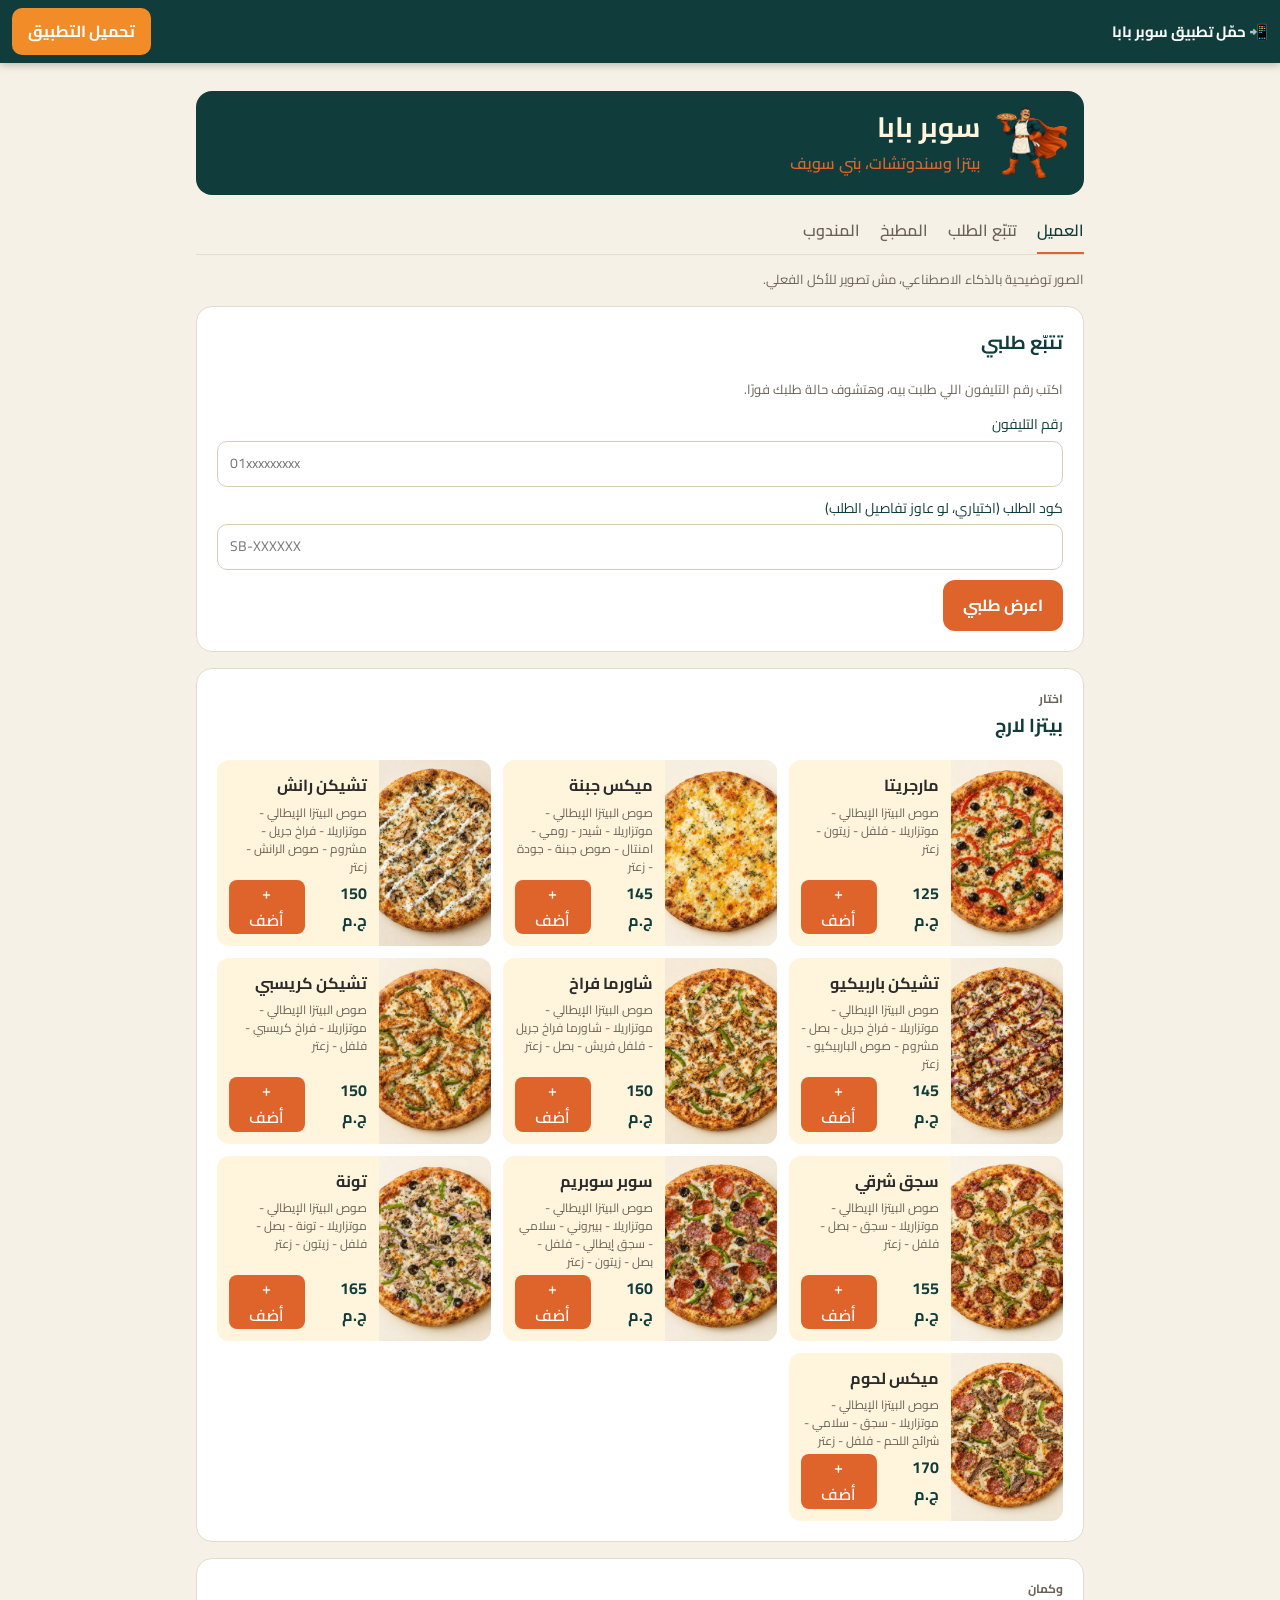
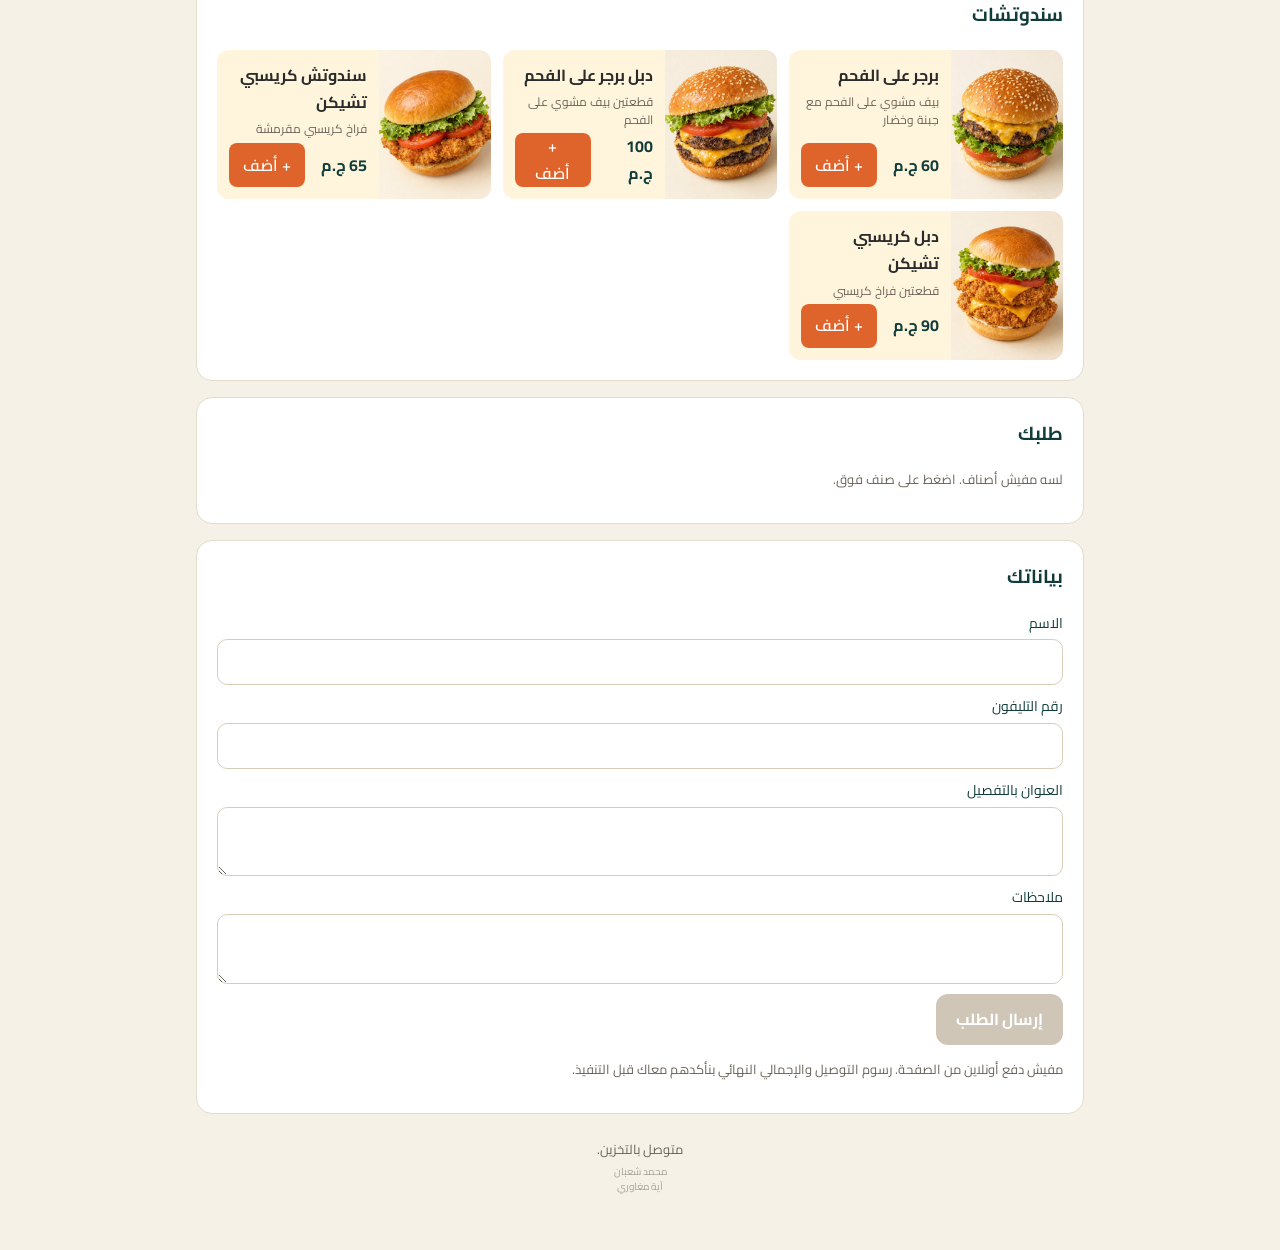
<file: order/index.html>
<!doctype html>
<html lang="ar" dir="rtl">
<head>
<meta charset="utf-8">
<meta name="viewport" content="width=device-width,initial-scale=1">
<title>اطلب أونلاين من سوبر بابا بني سويف | بيتزا وسندوتشات وتوصيل</title>
<meta name="description" content="اطلب بيتزا لارج وبرجر وكريسبي فراخ من سوبر بابا بني سويف مع توصيل.">
<link rel="canonical" href="https://superbaba-bsf.github.io/order/">
<link rel="manifest" href="../manifest.webmanifest">
<meta name="theme-color" content="#103d3b">
<meta name="apple-mobile-web-app-capable" content="yes">
<meta name="mobile-web-app-capable" content="yes">
<meta name="apple-mobile-web-app-title" content="Super Baba">
<meta name="apple-mobile-web-app-status-bar-style" content="default">
<link rel="apple-touch-icon" href="../assets/hero.png">
<link rel="icon" href="../assets/hero.png" type="image/png">
<link rel="stylesheet" href="../assets/shared.css">
</head>
<body>
<div class="wrap">
  <div class="sbo-hero"><img src="../assets/hero.png" alt=""><div><h1>سوبر بابا</h1><p>بيتزا وسندوتشات، بني سويف</p></div></div>
  <nav class="nav" aria-label="الصفحات">
    <a href="../order/" class="on" aria-current="page">العميل</a>
    <a href="../track/">تتبّع الطلب</a>
    <a href="../kitchen/">المطبخ</a>
    <a href="../courier/">المندوب</a>
  </nav>

  <p class="muted">الصور توضيحية بالذكاء الاصطناعي، مش تصوير للأكل الفعلي.</p>
  <section class="card" id="lk-card" style="display:none"><div id="lk-box"></div></section>
  <div id="lk-out"></div>
  <div id="track"></div>
  <p class="muted" id="track-hint" style="display:none">احفظ لينك التتبع ده، تقدر تفتحه من أي موبايل وتشوف طلبك وصل فين.</p>

  <section class="card">
    <h3 style="margin-top:0"><small class="muted" style="display:block;font-size:12px">اختار</small>بيتزا لارج</h3>
    <div class="sbo-grid" id="grid-pizza"></div>
  </section>
  <section class="card">
    <h3 style="margin-top:0"><small class="muted" style="display:block;font-size:12px">وكمان</small>سندوتشات</h3>
    <div class="sbo-grid" id="grid-sand"></div>
  </section>

  <section class="card">
    <h3 style="margin-top:0">طلبك</h3>
    <div id="cart"></div>
    <p id="cart-total" style="display:none"><b></b> (بدون التوصيل)</p>
  </section>

  <section class="card">
    <h3 style="margin-top:0">بياناتك</h3>
    <div class="sbo-form">
      <label>الاسم<input id="f-name" autocomplete="name"></label>
      <label>رقم التليفون<input id="f-phone" inputmode="tel" dir="ltr" autocomplete="tel"></label>
      <label>العنوان بالتفصيل<textarea id="f-addr" rows="2"></textarea></label>
      <label>ملاحظات<textarea id="f-note" rows="2"></textarea></label>
    </div>
    <button type="button" class="btn" id="send" disabled>إرسال الطلب</button>
    <p class="err" id="err" role="alert" style="display:none"></p>
    <p class="muted">مفيش دفع أونلاين من الصفحة. رسوم التوصيل والإجمالي النهائي بنأكدهم معاك قبل التنفيذ.</p>
  </section>

  <footer class="closing">متوصل بالتخزين.</footer>
  <div class="sb-credit" style="text-align:center;font-size:10px;opacity:.4;line-height:1.5;margin:4px 0 8px;pointer-events:none">محمد شعبان<br>آية مغاوري</div>
</div>

<script src="../assets/menu.js"></script>
<script src="../assets/api.js"></script>
<script src="../assets/track.js"></script>
<script>
const M=window.SB_MENU, money=window.SB_MONEY, api=window.SB_API, errText=window.SB_ERR, STATUS_AR=window.SB_STATUS_AR;
let byId,extras;
function rebuildM(){byId=Object.fromEntries(M.map(m=>[m.id,m]));extras=M.filter(m=>m.kind==='extra');}
const SAUCE=['x05','x06','x07','x08','x09'];
function extrasFor(l){return byId[l.id].kind==='pizza'?extras:extras.filter(x=>SAUCE.includes(x.id));}
rebuildM();
let lines=[], keyN=0, busy=false;
let token=localStorage.getItem('sb-order-token.v1')||'';

const unit=l=>byId[l.id].price+(l.extras||[]).reduce((t,x)=>t+byId[x].price,0);
const total=()=>lines.reduce((t,l)=>t+unit(l)*l.qty,0);

function card(m){
  const qty=lines.filter(l=>l.id===m.id).reduce((t,l)=>t+l.qty,0);
  return `<div class="sbo-card">${m.photo?`<img src="${m.photo}" alt="${m.name}" loading="lazy">`:''}<div class="sbo-card-b"><b>${m.name}</b><p class="sbo-detail">${m.detail}</p><div class="sbo-card-f"><span class="sbo-price">${money(m.price)}</span><button type="button" class="sbo-add" onclick="add('${m.id}')">${qty>0?`+ زود (${qty})`:'+ أضف'}</button></div></div></div>`;
}
function renderMenu(){
  document.getElementById('grid-pizza').innerHTML=M.filter(m=>m.kind==='pizza').map(card).join('');
  document.getElementById('grid-sand').innerHTML=M.filter(m=>m.kind==='sandwich').map(card).join('');
}
function add(id){lines.push({key:++keyN,id,qty:1,extras:[]});renderAll();}
function patch(k,f){lines=lines.map(l=>l.key===k?f(l):l);renderAll();}
function removeLine(k){lines=lines.filter(l=>l.key!==k);renderAll();}
function toggleX(k,x){patch(k,l=>({...l,extras:(l.extras||[]).includes(x)?l.extras.filter(e=>e!==x):[...(l.extras||[]),x]}));}

function renderCart(){
  const el=document.getElementById('cart');
  if(!lines.length){el.innerHTML='<p class="muted">لسه مفيش أصناف. اضغط على صنف فوق.</p>';}
  else el.innerHTML=lines.map(l=>`<div class="sbo-line"><div class="sbo-line-h"><b>${byId[l.id].name}</b><span>${money(unit(l)*l.qty)}</span></div>
    <div class="sbo-step"><button type="button" aria-label="قلل" onclick="${l.qty>1?`patch(${l.key},x=>({...x,qty:x.qty-1}))`:`removeLine(${l.key})`}">−</button><b>${l.qty}</b><button type="button" aria-label="زود" onclick="patch(${l.key},x=>({...x,qty:Math.min(20,x.qty+1)}))">+</button></div>
    ${byId[l.id].kind!=='extra'?`<div class="sbo-chips">${extrasFor(l).map(x=>`<label class="sbo-chip${(l.extras||[]).includes(x.id)?' on':''}"><input type="checkbox" ${(l.extras||[]).includes(x.id)?'checked':''} onchange="toggleX(${l.key},'${x.id}')">${x.name} +${x.price}</label>`).join('')}</div>`:''}</div>`).join('');
  const tp=document.getElementById('cart-total');
  tp.style.display=lines.length?'':'none';
  tp.querySelector('b').textContent='إجمالي الأصناف: '+money(total());
  validate();
}
function renderAll(){renderMenu();renderCart();}

function validate(){
  const name=document.getElementById('f-name').value, phone=document.getElementById('f-phone').value, addr=document.getElementById('f-addr').value;
  const ready=lines.length>0&&name.trim().length>0&&/^[0-9+]{8,15}$/.test(phone.replace(/\s+/g,''))&&addr.trim().length>=5&&!busy;
  const b=document.getElementById('send');b.disabled=!ready;b.textContent=busy?'بيتبعت...':'إرسال الطلب';
}
['f-name','f-phone','f-addr'].forEach(id=>document.getElementById(id).addEventListener('input',validate));

document.getElementById('send').addEventListener('click',async()=>{
  busy=true;validate();
  const err=document.getElementById('err');err.style.display='none';
  try{
    const t=await api.placeOrder({
      name:document.getElementById('f-name').value, phone:document.getElementById('f-phone').value,
      address:document.getElementById('f-addr').value, note:document.getElementById('f-note').value,
      items:lines.map(({id,qty,extras})=>({id,qty,extras}))});
    token=t;localStorage.setItem('sb-order-token.v1',t);
    lines=[];renderAll();startTrack();
    window.scrollTo({top:0,behavior:'smooth'});
  }catch(e){err.textContent=errText(e);err.style.display='';}
  busy=false;validate();
});

/* ---- live tracking ---- */
function startTrack(){
  const el=document.getElementById('track');
  const hint=document.getElementById('track-hint');
  if(!token){el.innerHTML='';hint.style.display='none';return;}
  window.SB_TRACK.mount(el,token,{share:true});
  hint.style.display='';
  hint.innerHTML='لينك تتبع طلبك: <a href="../track/#'+token+'">افتح صفحة التتبع</a>. احفظه، تقدر تفتحه من أي موبايل وتشوف طلبك وصل فين.';
}
if(token)startTrack();
else{document.getElementById('lk-card').style.display='';window.SB_TRACK.lookup(document.getElementById('lk-box'),document.getElementById('lk-out'));}
renderAll();
window.SB_MENU_LOAD&&window.SB_MENU_LOAD().then(ch=>{if(!ch)return;rebuildM();lines=lines.filter(l=>byId[l.id]).map(l=>({...l,extras:(l.extras||[]).filter(x=>byId[x])}));renderAll();});
</script>
<script src="../assets/pwa.js?v=4"></script>
</body>
</html>
</file>
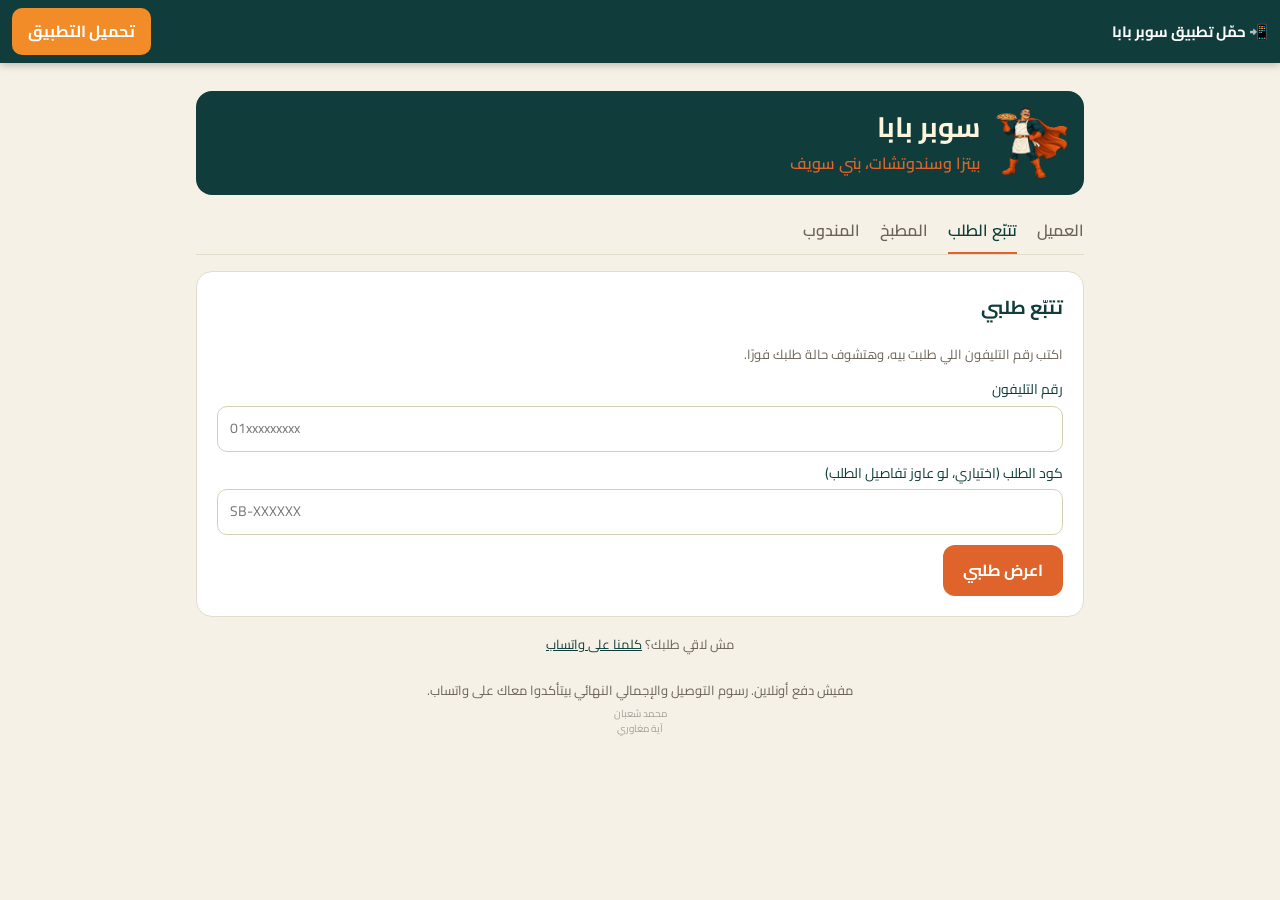
<file: track/index.html>
<!doctype html>
<html lang="ar" dir="rtl">
<head>
<meta charset="utf-8">
<meta name="viewport" content="width=device-width,initial-scale=1">
<title>تتبّع طلبك | سوبر بابا بني سويف</title>
<meta name="description" content="تابع حالة طلبك من سوبر بابا بني سويف.">
<link rel="canonical" href="https://superbaba-bsf.github.io/track/">
<link rel="manifest" href="../manifest.webmanifest">
<meta name="theme-color" content="#103d3b">
<meta name="apple-mobile-web-app-capable" content="yes">
<meta name="mobile-web-app-capable" content="yes">
<meta name="apple-mobile-web-app-title" content="Super Baba">
<meta name="apple-mobile-web-app-status-bar-style" content="default">
<link rel="apple-touch-icon" href="../assets/hero.png">
<link rel="icon" href="../assets/hero.png" type="image/png">
<link rel="stylesheet" href="../assets/shared.css">
</head>
<body>
<div class="wrap">
  <div class="sbo-hero"><img src="../assets/hero.png" alt=""><div><h1>سوبر بابا</h1><p>بيتزا وسندوتشات، بني سويف</p></div></div>
  <nav class="nav" aria-label="الصفحات">
    <a href="../order/">العميل</a>
    <a href="../track/" class="on" aria-current="page">تتبّع الطلب</a>
    <a href="../kitchen/">المطبخ</a>
    <a href="../courier/">المندوب</a>
  </nav>

  <section class="card" id="live-lookup"></section>
  <section class="card" id="trkcard">
    <div id="trk"></div>
  </section>

  <p class="muted" style="text-align:center">مش لاقي طلبك؟ <a href="https://wa.me/201102707994" target="_blank" rel="noopener noreferrer">كلمنا على واتساب</a></p>
  <footer class="closing">مفيش دفع أونلاين. رسوم التوصيل والإجمالي النهائي بيتأكدوا معاك على واتساب.</footer>
  <div class="sb-credit" style="text-align:center;font-size:10px;opacity:.4;line-height:1.5;margin:4px 0 8px;pointer-events:none">محمد شعبان<br>آية مغاوري</div>
</div>
<script src="../assets/menu.js"></script>
<script src="../assets/api.js"></script>
<script src="../assets/track.js"></script>
<script>
const T=window.SB_TRACK;
const box=document.getElementById('trk');
T.lookup(document.getElementById('live-lookup'),box);
const tok=T.tokenFromLocation()||localStorage.getItem('sb-order-token.v1')||'';
if(tok){ localStorage.setItem('sb-order-token.v1',tok); T.mount(box,tok,{share:true}); }
const card=document.getElementById('trkcard');
const sync=()=>{card.style.display=box.innerHTML.trim()?'':'none';};
new MutationObserver(sync).observe(box,{childList:true,subtree:true}); sync();
</script>
<script src="../assets/pwa.js?v=4"></script>
</body>
</html>
</file>
<file: assets/shared.css>
@import url('https://fonts.googleapis.com/css2?family=Cairo:wght@400;600;700;800&display=swap');
:root{--green:#103d3b;--orange:#df642c;--cream:#fff4dc;--sand:#f6f1e7;--ink:#2b2b2b;--muted:#6b6358;--hair:#e3dccd;--red:#b3402a}
*{box-sizing:border-box}
html,body{margin:0;padding:0}
body{background:var(--sand);color:var(--ink);font-family:'Cairo',Tahoma,Arial,sans-serif;line-height:1.7}
.wrap{max-width:920px;margin:0 auto;padding:16px 16px 48px}
h1,h2,h3,h4{color:var(--green)}
a{color:var(--green)}
.card{background:#fff;border:1px solid var(--hair);border-radius:16px;padding:20px;margin:16px 0}
.btn{display:inline-block;background:var(--orange);color:#fff;border:0;border-radius:12px;padding:12px 20px;font:inherit;font-weight:700;cursor:pointer;text-decoration:none;min-height:48px}
.btn[disabled],.btn.off{background:#cfc6b8;cursor:not-allowed}
.btn.sec{background:#fff;color:var(--green);border:1px solid var(--green)}
.btn.ghost{background:none;color:var(--muted);border:1px solid var(--hair)}
.btn.sm{padding:8px 14px;min-height:44px;font-size:14px}
input,textarea{font:inherit;padding:10px 12px;border:1px solid #d9cdb8;border-radius:10px;background:#fff;width:100%}
label{display:grid;gap:4px;font-size:14px;color:var(--green);margin:10px 0}
.muted{color:var(--muted);font-size:13px}
.err{color:var(--red);font-size:14px}
.callout{border-radius:12px;padding:12px 16px;margin:12px 0;background:#eaf3ef;border:1px solid #cfe2da;color:var(--green)}
.callout.warn{background:var(--cream);border-color:#ecd9ab;color:#8a5a2b}
.callout b{display:block;margin-bottom:2px}
.nav{display:flex;flex-wrap:wrap;gap:20px;border-bottom:1px solid var(--hair);margin-bottom:8px}
.nav a{padding:10px 0;color:var(--muted);text-decoration:none;font-weight:600}
.nav a.on{color:var(--green);box-shadow:inset 0 -2px 0 var(--orange)}
/* hero (app pages) */
.sbo-hero{display:flex;align-items:center;gap:16px;background:var(--green);color:var(--cream);border-radius:16px;padding:16px;margin:12px 0}
.sbo-hero img{width:72px;height:72px;border-radius:12px;object-fit:cover;flex:none}
.sbo-hero h1{margin:0;font-size:28px;line-height:1.3;color:var(--cream)}
.sbo-hero p{margin:4px 0 0;color:var(--orange);font-weight:600}
/* menu cards (order page) */
.sbo-grid{display:grid;grid-template-columns:1fr;gap:12px}
@media(min-width:640px){.sbo-grid{grid-template-columns:1fr 1fr}}
@media(min-width:1000px){.sbo-grid{grid-template-columns:1fr 1fr 1fr}}
.sbo-card{display:flex;background:var(--cream);border-radius:12px;overflow:hidden}
.sbo-card img{width:112px;min-height:112px;object-fit:cover;flex:none}
.sbo-card-b{padding:12px;display:flex;flex-direction:column;gap:4px;flex:1;min-width:0}
.sbo-detail{margin:0;color:var(--muted);font-size:12px;line-height:18px}
.sbo-card-f{display:flex;align-items:center;justify-content:space-between;gap:8px;margin-top:auto}
.sbo-price{font-weight:700;color:var(--green)}
.sbo-add{background:var(--orange);color:#fff;border:0;border-radius:8px;min-height:44px;padding:0 14px;font:inherit;font-weight:600;cursor:pointer}
/* cart lines + orders */
.sbo-line{border:1px solid var(--hair);border-radius:10px;padding:12px;margin:8px 0;background:#fff}
.sbo-line-h{display:flex;justify-content:space-between;gap:12px}
.sbo-line p{margin:6px 0}
.sbo-step{display:inline-flex;align-items:center;gap:12px;margin:8px 0}
.sbo-step button{min-width:44px;min-height:44px;border:1px solid var(--hair);background:#fff;border-radius:8px;font-size:18px;cursor:pointer}
.sbo-chips{display:flex;flex-wrap:wrap;gap:8px}
.sbo-chip{display:inline-flex;align-items:center;gap:6px;padding:8px 12px;border:1px solid var(--hair);border-radius:99px;min-height:36px;cursor:pointer;font-size:13px;background:#fff}
.sbo-chip.on{background:var(--orange);border-color:var(--orange);color:#fff}
.sbo-chip input{position:absolute;opacity:0;width:0;height:0}
.sbo-pill{font-size:12px;padding:2px 10px;border-radius:12px;background:var(--cream);color:var(--green);font-weight:700;white-space:nowrap}
.sbo-pill.s-new{background:var(--orange);color:#fff}
.sbo-links{display:flex;gap:16px}
.sbo-links a{font-weight:700;min-height:44px;display:inline-flex;align-items:center}
.sbo-actions{display:flex;flex-wrap:wrap;gap:8px;margin-top:8px}
/* site (index) */
.sbm-hero{margin:16px 0;display:grid;grid-template-columns:1fr 1.1fr;align-items:center;background:var(--cream);border-radius:24px;overflow:hidden;padding:24px;color:var(--green)}
.sbm-hero h2{font-size:44px;line-height:1.45;margin:12px 0}
.sbm-hero p{font-size:16px;line-height:1.9}
.sbm-hero img{width:100%;display:block}
.sbm-latin{color:var(--orange);font-weight:800;font-size:14px;letter-spacing:1px}
.sbm-sign{font-weight:600;font-size:14px;display:inline-block}
.sbm-filters{display:flex;gap:8px;flex-wrap:wrap;margin:16px 0 24px}
.sbm-filters button{background:#fff;border:1px solid #ded8cf;border-radius:8px;padding:10px 16px;min-height:44px;cursor:pointer;color:var(--green);font:inherit}
.sbm-filters button.on{background:var(--green);color:#fff;border-color:var(--green);font-weight:600}
.sbm-menu{margin:8px 0 28px}
.sbm-menu small{font-size:10px;letter-spacing:1px;color:#b55324;display:block}
.sbm-menu h3{font-size:24px;line-height:1.6;margin:6px 0 12px;color:var(--green)}
.sbm-row{display:flex;align-items:center;gap:12px;padding:10px 0;border-bottom:1px solid #f0eadd}
.sbm-row img{width:64px;height:64px;border-radius:10px;object-fit:cover;flex:none}
.sbm-row .n{color:var(--orange);font-weight:700;min-width:26px}
.sbm-row .b{flex:1;min-width:0}
.sbm-row .b b{display:block;color:var(--green)}
.sbm-row .b span{font-size:13px;color:var(--muted);display:block;line-height:1.6}
.sbm-row .p{font-weight:700;color:var(--green);white-space:nowrap}
.sbm-extras{margin-top:18px}
.sbm-extras h4{font-size:16px;color:var(--green);margin:0 0 8px}
.sbm-photonote{font-size:13px;color:#8a5a2b;background:var(--cream);border-radius:10px;padding:8px 12px;margin:12px 0}
.sbm-count{font-size:12px;color:var(--muted);margin-top:14px}
.sbm-order .ogroup{padding:8px 0;border-bottom:1px solid #eadfcf}
.sbm-oline{display:flex;justify-content:space-between;align-items:center;gap:12px}
.sbm-oname{font-weight:600;color:var(--green)}
.sbm-oname small{display:block;font-weight:400;color:#8a5a2b;font-size:13px}
.sbm-unit{background:#fff9ee;border-radius:10px;padding:8px 12px;margin:6px 0}
.sbm-unit-h{display:flex;justify-content:space-between;align-items:center;font-size:13px;color:#8a5a2b;font-weight:600}
.sbm-del{background:none;border:0;color:var(--red);font:inherit;font-size:13px;cursor:pointer;padding:4px 8px}
.sbm-total{background:var(--cream);border-radius:12px;padding:12px 14px;font-size:16px;margin:12px 0}
.sbm-total b{color:var(--orange);font-size:20px}
.sbm-total small{display:block;color:var(--muted);font-size:12px;margin-top:4px}
.sbm-send{display:block;text-align:center;background:var(--orange);color:#fff;font:inherit;font-weight:700;padding:14px;border-radius:12px;text-decoration:none;border:0;cursor:pointer;width:100%}
.sbm-send.off{background:#cfc6b8;cursor:not-allowed;pointer-events:none}
.sbm-mapbox img{width:100%;border-radius:16px;display:block}
.sbm-mapbox p{font-size:14px;line-height:1.9;color:#5b6b6a}
.facts{display:flex;gap:24px;flex-wrap:wrap;margin-top:8px}
.facts div b{display:block;font-size:12px;color:var(--muted)}
.facts div span{font-weight:700;color:var(--green)}
@media(max-width:700px){.sbm-hero{padding:20px 14px;grid-template-columns:1fr 1fr;gap:0}.sbm-hero h2{font-size:27px}.sbm-hero p{font-size:12px}.sbm-latin{font-size:10px}.sbm-sign{font-size:11px}}
footer.closing{text-align:center;color:var(--muted);font-size:13px;margin:24px 0 0}

/* ---- order tracking ---- */
.trk-head{display:flex;justify-content:space-between;align-items:flex-start;gap:12px;margin-bottom:16px}
.trk-head h2{margin:2px 0 0;font-size:21px;line-height:1.45}
.trk-code{display:inline-block;direction:ltr;font-size:12px;font-weight:800;letter-spacing:1px;color:var(--orange);background:var(--cream);border-radius:8px;padding:2px 8px}
.trk-steps{list-style:none;margin:0;padding:0}
.trk-steps li{position:relative;padding:0 40px 20px 0;min-height:44px}
.trk-steps li:last-child{padding-bottom:0}
.trk-steps li:not(:last-child)::before{content:'';position:absolute;top:30px;right:13px;bottom:2px;width:2px;background:var(--hair)}
.trk-steps li.done:not(:last-child)::before{background:var(--green)}
.trk-dot{position:absolute;right:0;top:0;width:28px;height:28px;border-radius:50%;border:2px solid var(--hair);background:#fff;display:flex;align-items:center;justify-content:center;font-size:13px;line-height:1;color:var(--muted);font-weight:700}
.trk-steps li.done .trk-dot{background:var(--green);border-color:var(--green);color:#fff}
.trk-steps li.now .trk-dot{background:var(--orange);border-color:var(--orange);color:#fff;box-shadow:0 0 0 4px rgba(223,100,44,.16)}
.trk-steps li b{display:block;color:var(--green);font-size:15px;line-height:1.6}
.trk-steps li.pending b{color:var(--muted);font-weight:600}
.trk-steps li>span:last-child{font-size:12px;color:var(--muted)}
.trk-steps li.now b{color:var(--orange)}
.trk-meta{display:flex;justify-content:space-between;gap:10px;flex-wrap:wrap;font-size:12px;color:var(--muted);margin:14px 0 0;border-top:1px solid var(--hair);padding-top:10px}
.trk-sum{margin-top:14px;border-top:1px solid var(--hair);padding-top:12px}
.trk-sum>b{display:block;color:var(--green);margin-bottom:6px}
.trk-sum ul{list-style:none;margin:0;padding:0}
.trk-sum li{display:flex;justify-content:space-between;gap:12px;padding:6px 0;border-bottom:1px dashed var(--hair);font-size:14px}
.trk-sum li:last-child{border-bottom:0}
.trk-total{display:flex;justify-content:space-between;align-items:center;background:var(--cream);border-radius:10px;padding:10px 12px;margin:10px 0 6px;font-weight:700;color:var(--green)}
.trk-share{display:flex;gap:8px;flex-wrap:wrap;margin-top:12px}
.sbo-pill.s-preparing{background:var(--cream);color:#8a5a2b}
.sbo-pill.s-ready{background:#eaf3ef;color:var(--green)}
.sbo-pill.s-assigned,.sbo-pill.s-picked_up{background:var(--orange);color:#fff}
.sbo-pill.s-delivered{background:var(--green);color:#fff}
.sbo-pill.s-cancelled{background:#f4e0da;color:var(--red)}

/* Super Baba character: pop-in, bob and sway, then a spin with the pizza every few seconds */
@keyframes sb-pop{0%{opacity:0;scale:.6}60%{opacity:1;scale:1.08}100%{opacity:1;scale:1}}
@keyframes sb-act{
 0%{transform:perspective(800px) translateY(0) rotate(0) rotateY(0)}
 15%{transform:perspective(800px) translateY(-7px) rotate(-1.5deg) rotateY(0)}
 35%{transform:perspective(800px) translateY(0) rotate(1deg) rotateY(0)}
 55%{transform:perspective(800px) translateY(0) rotate(0) rotateY(0)}
 78%{transform:perspective(800px) translateY(-12px) rotate(0) rotateY(180deg)}
 100%{transform:perspective(800px) translateY(0) rotate(0) rotateY(360deg)}
}
.sbm-hero .sb-fig,.sbo-hero img{transform-origin:50% 60%;animation:sb-pop .7s ease-out both,sb-act 3s ease-in-out .9s infinite;will-change:transform}


/* Welcome bubble: pops in with each spin */
.sbm-hero{position:relative}
.sbm-hero::after{content:"أهلاً بيك في سوبر بابا!";position:absolute;top:12px;left:50%;z-index:2;background:var(--orange);color:#fff;font-weight:700;font-size:15px;line-height:1.4;padding:8px 14px;border-radius:16px;white-space:nowrap;box-shadow:0 3px 10px rgba(0,0,0,.18);pointer-events:none;opacity:0;animation:sb-say 3s ease-out .9s infinite both}
@keyframes sb-say{
 0%,56%{opacity:0;transform:translateX(-50%) scale(.4)}
 66%{opacity:1;transform:translateX(-50%) scale(1.12)}
 72%,94%{opacity:1;transform:translateX(-50%) scale(1)}
 100%{opacity:0;transform:translateX(-50%) scale(.9)}
}
@media(max-width:700px){.sbm-hero::after{font-size:11px;padding:5px 9px;top:6px}}
@media(prefers-reduced-motion:reduce){.sbm-hero .sb-fig,.sbo-hero img,.sbm-hero .sb-cape{animation:none}.sbm-hero::after{animation:none;opacity:1;transform:translateX(-50%)}}

/* Cape flutter: a copy of the figure, clipped to the cape, waves from the shoulder */
.sbm-hero .sb-fig{position:relative}
.sbm-hero .sb-cape{position:absolute;left:0;top:0;clip-path:polygon(69% 19%,80% 23%,93% 30%,98% 40%,93% 53%,84% 62%,75% 67%,66% 60%,55% 50%,56% 38%,66% 32%);transform-origin:60% 28%;pointer-events:none;animation:sb-flap 1.3s ease-in-out infinite}
@keyframes sb-flap{
 0%{transform:skewY(0) rotate(0) scaleX(1)}
 25%{transform:skewY(-3deg) rotate(1.5deg) scaleX(1.03)}
 50%{transform:skewY(2deg) rotate(-1deg) scaleX(.99)}
 75%{transform:skewY(-2deg) rotate(2deg) scaleX(1.04)}
 100%{transform:skewY(0) rotate(0) scaleX(1)}
}

.sbm-hero .sb-fig img{aspect-ratio:1/1;height:auto}

/* Reviews */
.rv-box{margin:16px 0;padding:14px;border:1px solid var(--hair);border-radius:14px;background:#fff}
.rv-row{display:flex;align-items:center;justify-content:space-between;gap:12px;margin:8px 0}
.rv-stars button{background:none;border:0;font-size:34px;line-height:1;color:#d6d0c4;cursor:pointer;padding:2px 3px;min-width:40px;min-height:44px}
.rv-stars button.on{color:#f5a623}
.rv-static{color:#f5a623;letter-spacing:2px}
.rv-c{display:block;margin:10px 0;font-weight:600}
.rv-c textarea{display:block;width:100%;margin-top:6px;font:inherit;padding:10px;border:1px solid var(--hair);border-radius:10px;box-sizing:border-box}
.rv-sum{font-size:18px}.rv-sum b{font-size:32px;color:var(--green)}
.rv-item{border-top:1px solid var(--hair);padding:10px 0}.rv-item p{margin:4px 0 0}
.rv-pop{animation:rvpop .9s ease 2;box-shadow:0 0 0 3px #f7931e}
@keyframes rvpop{50%{transform:scale(1.03)}}
</file>
